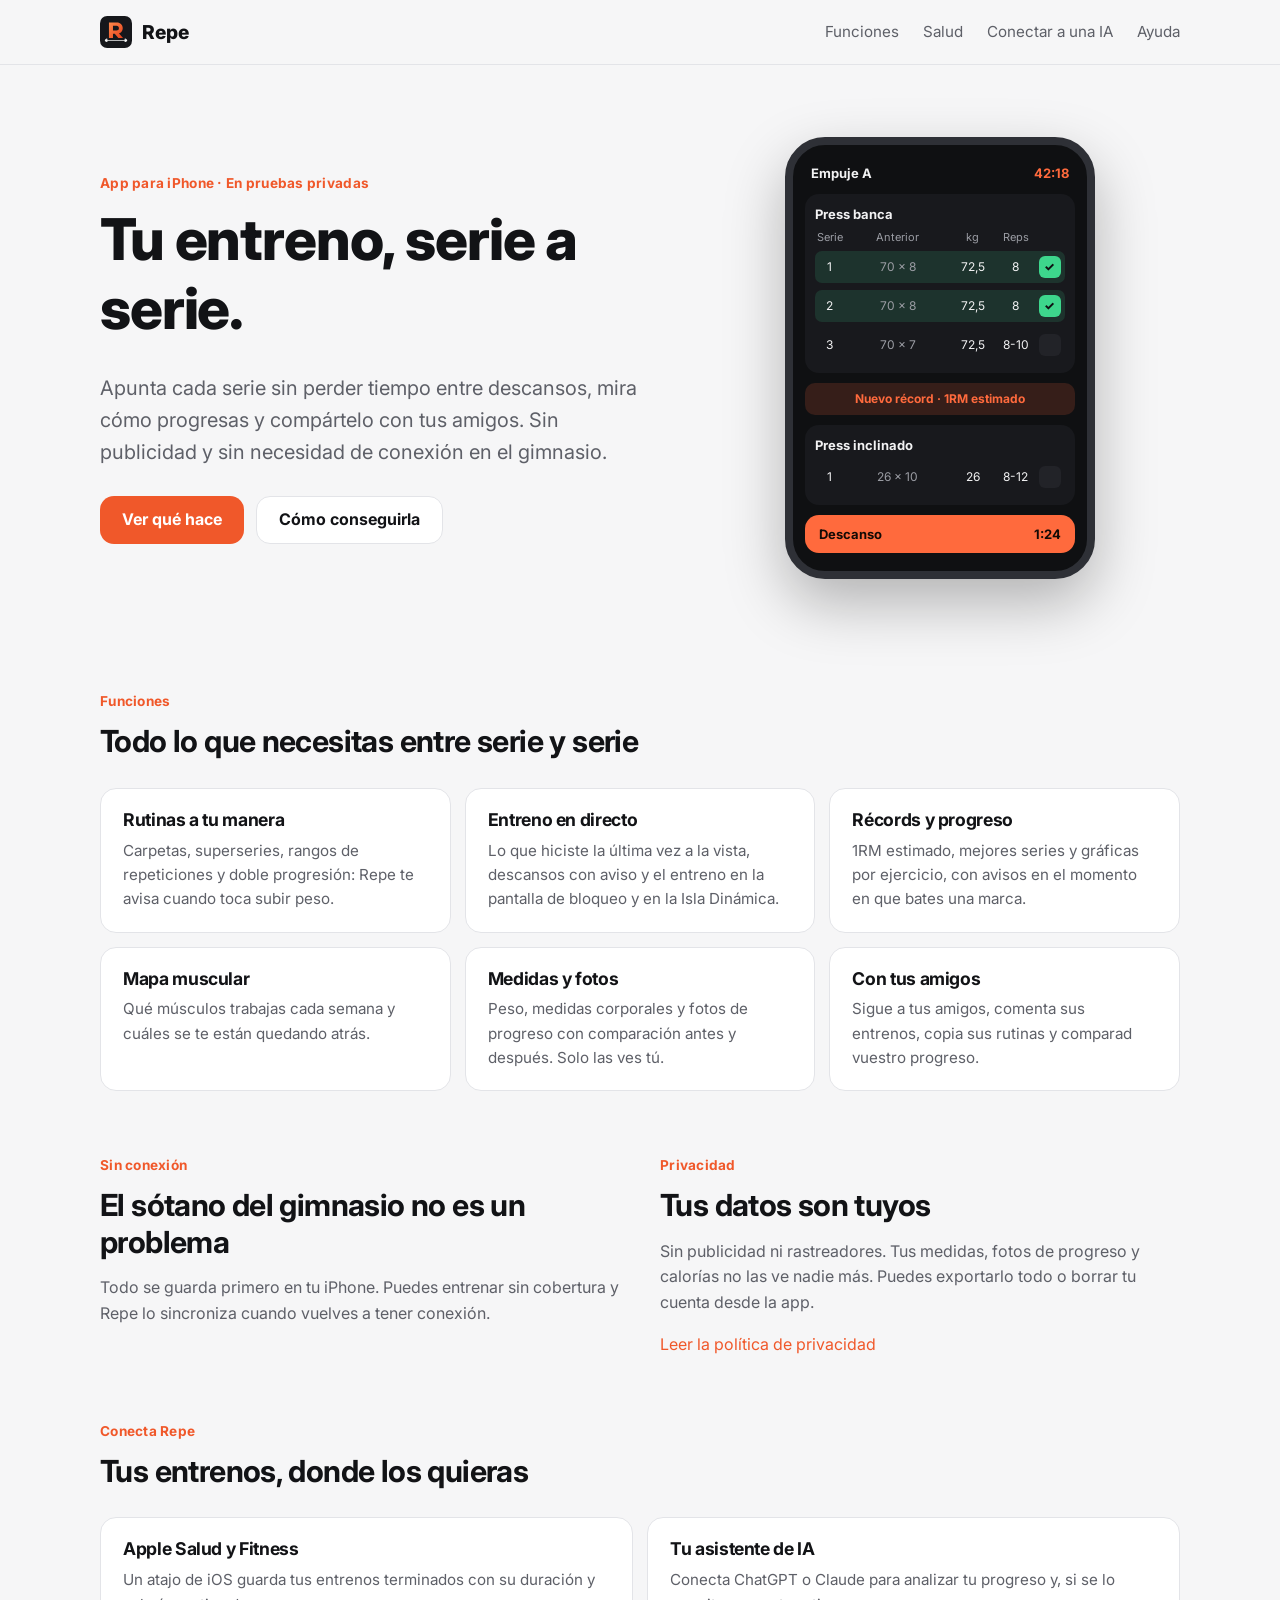
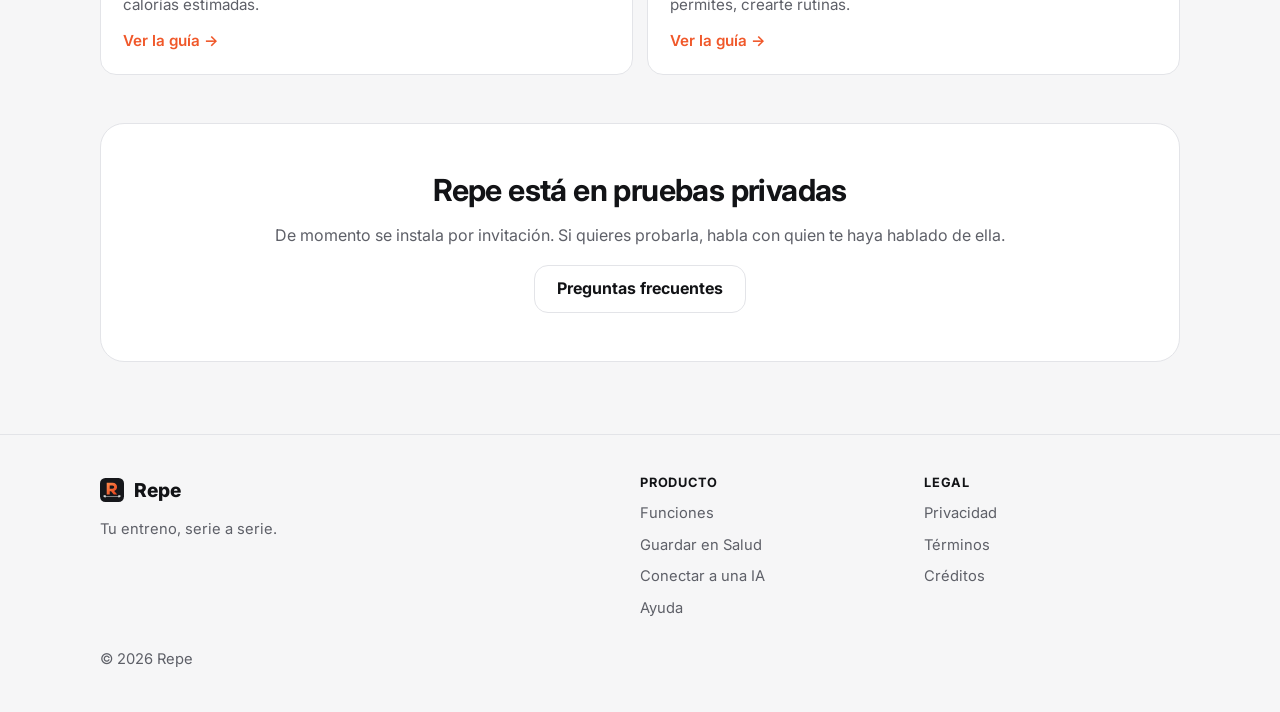
<file: index.html>
<!doctype html>
<html lang="es">
<head>
<meta charset="utf-8">
<meta name="viewport" content="width=device-width, initial-scale=1">
<title>Repe · Tu entreno, serie a serie</title>
<meta name="description" content="Repe es una app para iPhone para registrar tus entrenamientos de gimnasio, ver tu progreso y compartirlo con tus amigos. Funciona sin conexión.">
<link rel="canonical" href="https://aandees.github.io/repe-web/">
<meta property="og:type" content="website">
<meta property="og:site_name" content="Repe">
<meta property="og:locale" content="es_ES">
<meta property="og:title" content="Repe · Tu entreno, serie a serie">
<meta property="og:description" content="Repe es una app para iPhone para registrar tus entrenamientos de gimnasio, ver tu progreso y compartirlo con tus amigos. Funciona sin conexión.">
<meta property="og:url" content="https://aandees.github.io/repe-web/">
<meta property="og:image" content="https://aandees.github.io/repe-web/icon-512.png">
<meta name="twitter:card" content="summary">
<meta name="theme-color" content="#0F1012" media="(prefers-color-scheme: dark)">
<meta name="theme-color" content="#F6F6F7" media="(prefers-color-scheme: light)">
<link rel="icon" href="logo.svg" type="image/svg+xml">
<link rel="icon" href="favicon-32.png" type="image/png" sizes="32x32">
<link rel="apple-touch-icon" href="apple-touch-icon.png">
<link rel="preconnect" href="https://fonts.googleapis.com">
<link rel="preconnect" href="https://fonts.gstatic.com" crossorigin>
<link rel="stylesheet" href="https://fonts.googleapis.com/css2?family=Inter:wght@400;600;700;800&display=swap">
<link rel="stylesheet" href="styles.css">
</head>
<body>
<a class="skip" href="#contenido">Saltar al contenido</a>
<header class="site">
  <div class="wrap wide">
    <a class="brand" href="./"><img src="logo.svg" alt="" width="32" height="32">Repe</a>
    <nav class="links" aria-label="Principal">
      <a href="./#funciones">Funciones</a>
      <a href="salud">Salud</a>
      <a href="conectar">Conectar a una IA</a>
      <a href="ayuda">Ayuda</a>
    </nav>
    <details class="menu">
      <summary aria-label="Abrir el menú"><span></span><span></span><span></span></summary>
      <nav aria-label="Menú">
        <a href="./#funciones">Funciones</a>
        <a href="salud">Salud</a>
        <a href="conectar">Conectar a una IA</a>
        <a href="ayuda">Ayuda</a>
      </nav>
    </details>
  </div>
</header>
<main id="contenido" class="page-wide">
  <div class="wrap">
<section class="hero">
  <div class="hero-text">
    <p class="eyebrow">App para iPhone · En pruebas privadas</p>
    <h1>Tu entreno, serie a serie.</h1>
    <p class="lead">Apunta cada serie sin perder tiempo entre descansos, mira cómo progresas y compártelo con tus amigos. Sin publicidad y sin necesidad de conexión en el gimnasio.</p>
    <div class="cta">
      <a class="button" href="#funciones">Ver qué hace</a>
      <a class="button secondary" href="ayuda">Cómo conseguirla</a>
    </div>
  </div>
  <figure class="phone-wrap" aria-hidden="true">
    <div class="phone">
      <div class="p-top"><span>Empuje A</span><b>42:18</b></div>
      <div class="p-card">
        <strong>Press banca</strong>
        <div class="p-row p-head"><span>Serie</span><span>Anterior</span><span>kg</span><span>Reps</span><span></span></div>
        <div class="p-row done"><span>1</span><span>70 × 8</span><span>72,5</span><span>8</span><i>✓</i></div>
        <div class="p-row done"><span>2</span><span>70 × 8</span><span>72,5</span><span>8</span><i>✓</i></div>
        <div class="p-row"><span>3</span><span>70 × 7</span><span>72,5</span><span>8-10</span><i></i></div>
      </div>
      <div class="p-pr">Nuevo récord · 1RM estimado</div>
      <div class="p-card">
        <strong>Press inclinado</strong>
        <div class="p-row"><span>1</span><span>26 × 10</span><span>26</span><span>8-12</span><i></i></div>
      </div>
      <div class="p-rest"><span>Descanso</span><b>1:24</b></div>
    </div>
  </figure>
</section>

<section id="funciones" class="block">
  <p class="eyebrow">Funciones</p>
  <h2>Todo lo que necesitas entre serie y serie</h2>
  <div class="grid">
    <article class="card"><h3>Rutinas a tu manera</h3><p>Carpetas, superseries, rangos de repeticiones y doble progresión: Repe te avisa cuando toca subir peso.</p></article>
    <article class="card"><h3>Entreno en directo</h3><p>Lo que hiciste la última vez a la vista, descansos con aviso y el entreno en la pantalla de bloqueo y en la Isla Dinámica.</p></article>
    <article class="card"><h3>Récords y progreso</h3><p>1RM estimado, mejores series y gráficas por ejercicio, con avisos en el momento en que bates una marca.</p></article>
    <article class="card"><h3>Mapa muscular</h3><p>Qué músculos trabajas cada semana y cuáles se te están quedando atrás.</p></article>
    <article class="card"><h3>Medidas y fotos</h3><p>Peso, medidas corporales y fotos de progreso con comparación antes y después. Solo las ves tú.</p></article>
    <article class="card"><h3>Con tus amigos</h3><p>Sigue a tus amigos, comenta sus entrenos, copia sus rutinas y comparad vuestro progreso.</p></article>
  </div>
</section>

<section class="block split">
  <div>
    <p class="eyebrow">Sin conexión</p>
    <h2>El sótano del gimnasio no es un problema</h2>
    <p class="muted">Todo se guarda primero en tu iPhone. Puedes entrenar sin cobertura y Repe lo sincroniza cuando vuelves a tener conexión.</p>
  </div>
  <div>
    <p class="eyebrow">Privacidad</p>
    <h2>Tus datos son tuyos</h2>
    <p class="muted">Sin publicidad ni rastreadores. Tus medidas, fotos de progreso y calorías no las ve nadie más. Puedes exportarlo todo o borrar tu cuenta desde la app.</p>
    <a href="privacidad">Leer la política de privacidad</a>
  </div>
</section>

<section class="block">
  <p class="eyebrow">Conecta Repe</p>
  <h2>Tus entrenos, donde los quieras</h2>
  <div class="grid two">
    <a class="card link" href="salud"><h3>Apple Salud y Fitness</h3><p>Un atajo de iOS guarda tus entrenos terminados con su duración y calorías estimadas.</p><span>Ver la guía →</span></a>
    <a class="card link" href="conectar"><h3>Tu asistente de IA</h3><p>Conecta ChatGPT o Claude para analizar tu progreso y, si se lo permites, crearte rutinas.</p><span>Ver la guía →</span></a>
  </div>
</section>

<section class="block closing">
  <h2>Repe está en pruebas privadas</h2>
  <p class="muted">De momento se instala por invitación. Si quieres probarla, habla con quien te haya hablado de ella.</p>
  <a class="button secondary" href="ayuda">Preguntas frecuentes</a>
</section>

  </div>
</main>
<footer class="site">
  <div class="wrap wide">
    <div class="foot-brand">
      <a class="brand" href="./"><img src="logo.svg" alt="" width="24" height="24">Repe</a>
      <p>Tu entreno, serie a serie.</p>
    </div>
    <nav aria-label="Producto">
      <h2>Producto</h2>
      <a href="./#funciones">Funciones</a>
      <a href="salud">Guardar en Salud</a>
      <a href="conectar">Conectar a una IA</a>
      <a href="ayuda">Ayuda</a>
    </nav>
    <nav aria-label="Legal">
      <h2>Legal</h2>
      <a href="privacidad">Privacidad</a>
      <a href="terminos">Términos</a>
      <a href="creditos">Créditos</a>
    </nav>
    <p class="copyright">© 2026 Repe</p>
  </div>
</footer>
<script>
  // En el móvil, el menú se cierra al elegir una opción (también si es un enlace a esta misma página).
  document.querySelectorAll('details.menu a').forEach((a) =>
    a.addEventListener('click', () => a.closest('details').removeAttribute('open')),
  );
</script>
</body>
</html>
</file>
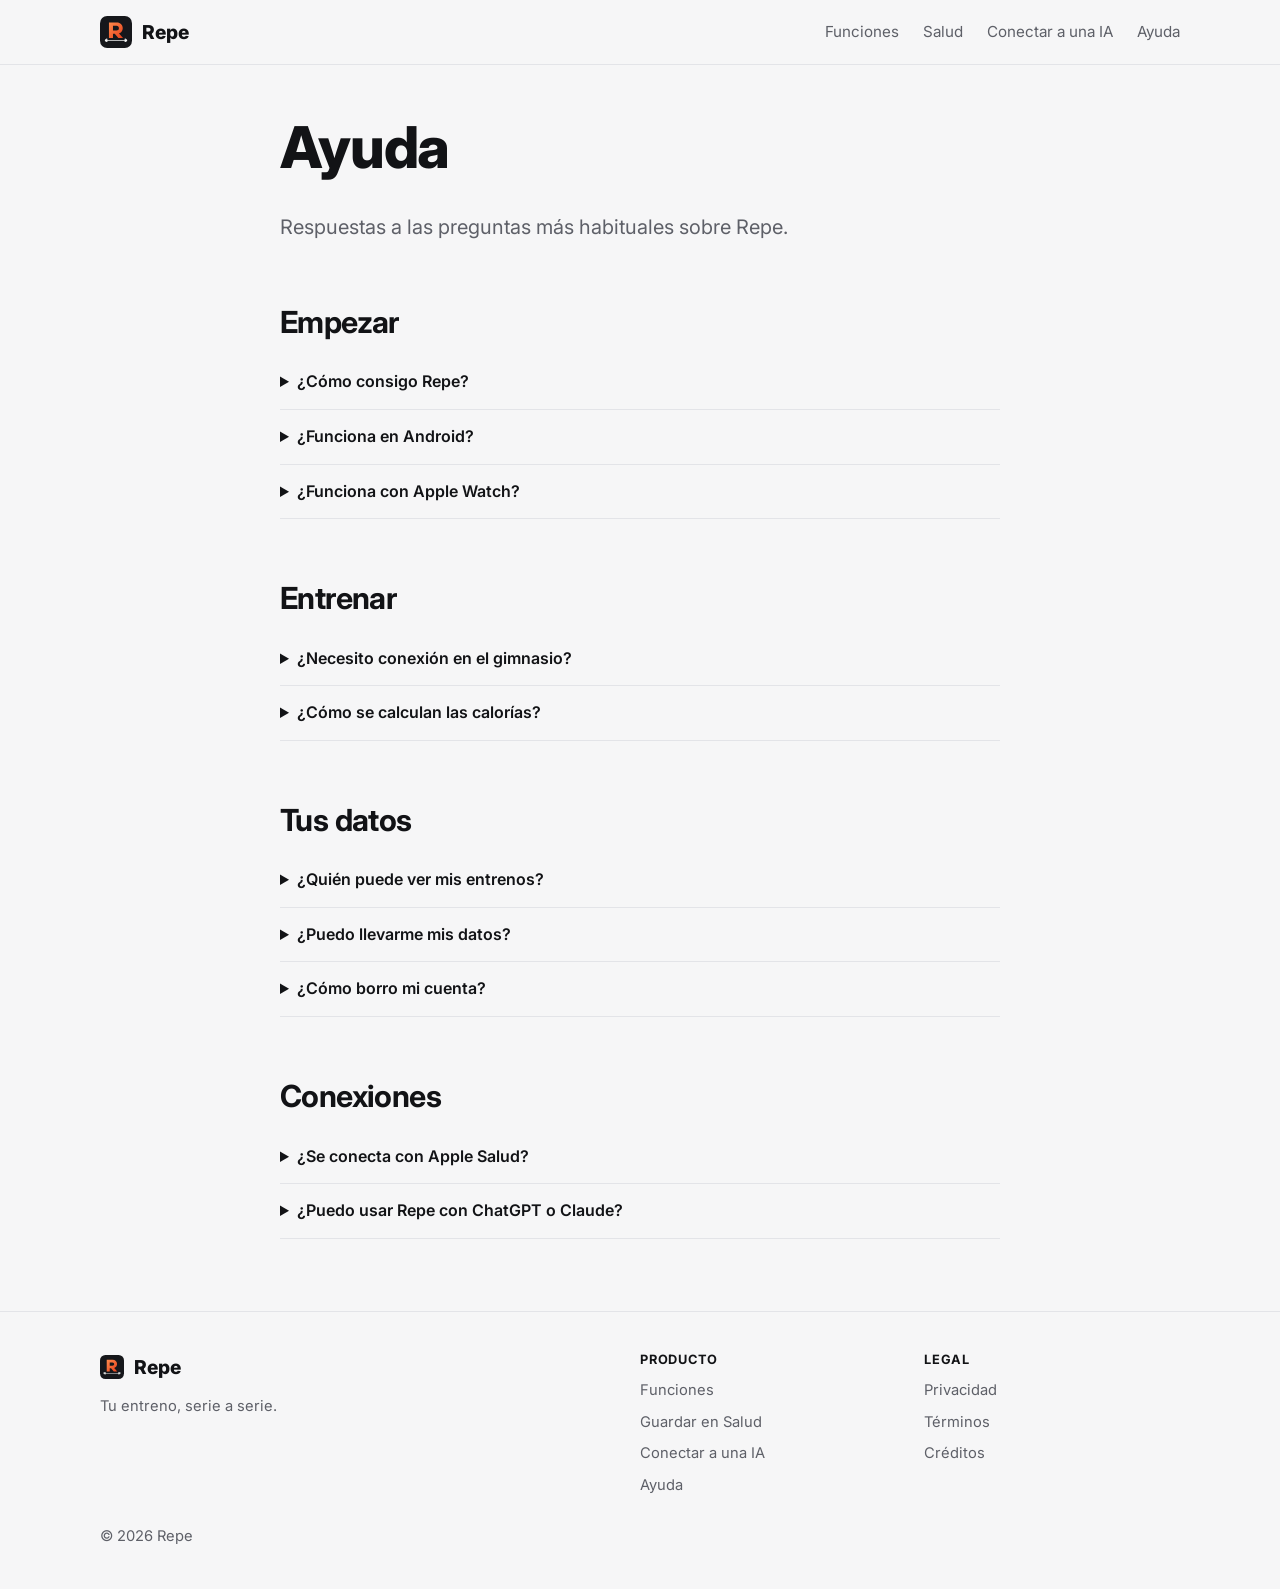
<file: ayuda.html>
<!doctype html>
<html lang="es">
<head>
<meta charset="utf-8">
<meta name="viewport" content="width=device-width, initial-scale=1">
<title>Ayuda · Repe</title>
<meta name="description" content="Preguntas frecuentes sobre Repe: instalación, datos, privacidad, Apple Salud y conexión con asistentes de IA.">
<link rel="canonical" href="https://aandees.github.io/repe-web/ayuda">
<meta property="og:type" content="website">
<meta property="og:site_name" content="Repe">
<meta property="og:locale" content="es_ES">
<meta property="og:title" content="Ayuda · Repe">
<meta property="og:description" content="Preguntas frecuentes sobre Repe: instalación, datos, privacidad, Apple Salud y conexión con asistentes de IA.">
<meta property="og:url" content="https://aandees.github.io/repe-web/ayuda">
<meta property="og:image" content="https://aandees.github.io/repe-web/icon-512.png">
<meta name="twitter:card" content="summary">
<meta name="theme-color" content="#0F1012" media="(prefers-color-scheme: dark)">
<meta name="theme-color" content="#F6F6F7" media="(prefers-color-scheme: light)">
<link rel="icon" href="logo.svg" type="image/svg+xml">
<link rel="icon" href="favicon-32.png" type="image/png" sizes="32x32">
<link rel="apple-touch-icon" href="apple-touch-icon.png">
<link rel="preconnect" href="https://fonts.googleapis.com">
<link rel="preconnect" href="https://fonts.gstatic.com" crossorigin>
<link rel="stylesheet" href="https://fonts.googleapis.com/css2?family=Inter:wght@400;600;700;800&display=swap">
<link rel="stylesheet" href="styles.css">
</head>
<body>
<a class="skip" href="#contenido">Saltar al contenido</a>
<header class="site">
  <div class="wrap wide">
    <a class="brand" href="./"><img src="logo.svg" alt="" width="32" height="32">Repe</a>
    <nav class="links" aria-label="Principal">
      <a href="./#funciones">Funciones</a>
      <a href="salud">Salud</a>
      <a href="conectar">Conectar a una IA</a>
      <a href="ayuda">Ayuda</a>
    </nav>
    <details class="menu">
      <summary aria-label="Abrir el menú"><span></span><span></span><span></span></summary>
      <nav aria-label="Menú">
        <a href="./#funciones">Funciones</a>
        <a href="salud">Salud</a>
        <a href="conectar">Conectar a una IA</a>
        <a href="ayuda">Ayuda</a>
      </nav>
    </details>
  </div>
</header>
<main id="contenido" class="page-text">
  <div class="wrap">
<h1>Ayuda</h1>
<p class="lead">Respuestas a las preguntas más habituales sobre Repe.</p>

<h2>Empezar</h2>
<details class="faq"><summary>¿Cómo consigo Repe?</summary><p>Repe está en pruebas privadas y aún no está en la App Store. De momento se instala por invitación: quien te la haya recomendado te pasará el archivo y te ayudará a instalarla.</p></details>
<details class="faq"><summary>¿Funciona en Android?</summary><p>No. Por ahora Repe solo existe para iPhone.</p></details>
<details class="faq"><summary>¿Funciona con Apple Watch?</summary><p>Todavía no hay app para el reloj.</p></details>

<h2>Entrenar</h2>
<details class="faq"><summary>¿Necesito conexión en el gimnasio?</summary><p>No. Rutinas, entrenos e historial se guardan en tu iPhone y se sincronizan cuando vuelves a tener conexión. Lo social, como el feed y los comentarios, sí necesita internet.</p></details>
<details class="faq"><summary>¿Cómo se calculan las calorías?</summary><p>Son una estimación a partir de tu peso corporal, la duración del entreno y la intensidad que elijas en Ajustes. El cardio cuenta aparte si apuntas su tiempo, y al correr o caminar también influye el ritmo si apuntas la distancia. Sin peso corporal apuntado no se calculan. No tienen en cuenta las pulsaciones, así que tómalas como orientación.</p></details>

<h2>Tus datos</h2>
<details class="faq"><summary>¿Quién puede ver mis entrenos?</summary><p>Tus seguidores pueden ver los entrenos que compartas, según la privacidad de tu perfil y de cada entreno. Tus medidas corporales, fotos de progreso y calorías son solo tuyas.</p></details>
<details class="faq"><summary>¿Puedo llevarme mis datos?</summary><p>Sí. En <strong>Ajustes → Cuenta → Exportar mis datos</strong> tienes tus entrenos y medidas en JSON y CSV.</p></details>
<details class="faq"><summary>¿Cómo borro mi cuenta?</summary><p>Desde <strong>Ajustes</strong>, en la app. Se borran tu cuenta y tus datos. Más detalle en la <a href="privacidad">política de privacidad</a>.</p></details>

<h2>Conexiones</h2>
<details class="faq"><summary>¿Se conecta con Apple Salud?</summary><p>Sí, con un atajo de iOS que guarda tus entrenos terminados en Salud y Fitness. Se monta una vez: <a href="salud">ver la guía</a>.</p></details>
<details class="faq"><summary>¿Puedo usar Repe con ChatGPT o Claude?</summary><p>Sí. Tú eliges qué puede hacer el asistente y puedes quitar la conexión cuando quieras: <a href="conectar">ver la guía</a>.</p></details>

  </div>
</main>
<footer class="site">
  <div class="wrap wide">
    <div class="foot-brand">
      <a class="brand" href="./"><img src="logo.svg" alt="" width="24" height="24">Repe</a>
      <p>Tu entreno, serie a serie.</p>
    </div>
    <nav aria-label="Producto">
      <h2>Producto</h2>
      <a href="./#funciones">Funciones</a>
      <a href="salud">Guardar en Salud</a>
      <a href="conectar">Conectar a una IA</a>
      <a href="ayuda">Ayuda</a>
    </nav>
    <nav aria-label="Legal">
      <h2>Legal</h2>
      <a href="privacidad">Privacidad</a>
      <a href="terminos">Términos</a>
      <a href="creditos">Créditos</a>
    </nav>
    <p class="copyright">© 2026 Repe</p>
  </div>
</footer>
<script>
  // En el móvil, el menú se cierra al elegir una opción (también si es un enlace a esta misma página).
  document.querySelectorAll('details.menu a').forEach((a) =>
    a.addEventListener('click', () => a.closest('details').removeAttribute('open')),
  );
</script>
</body>
</html>
</file>
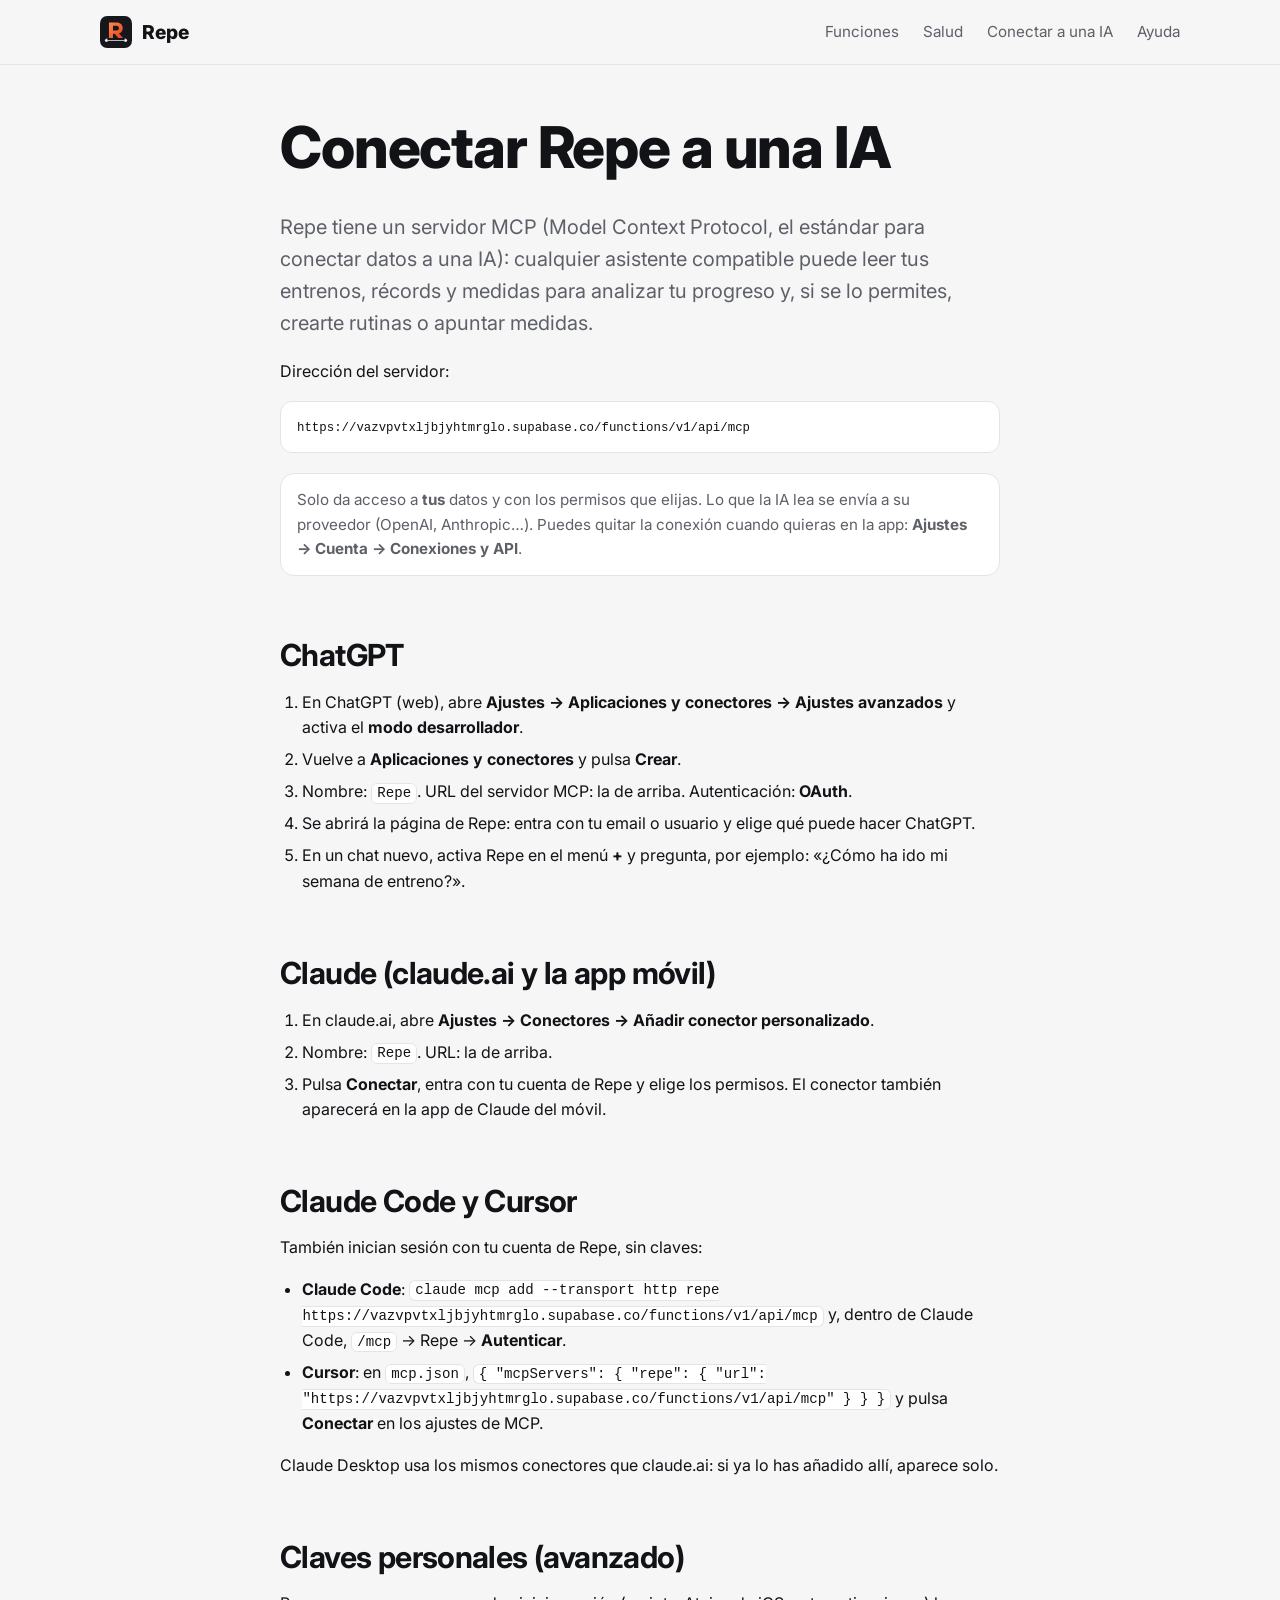
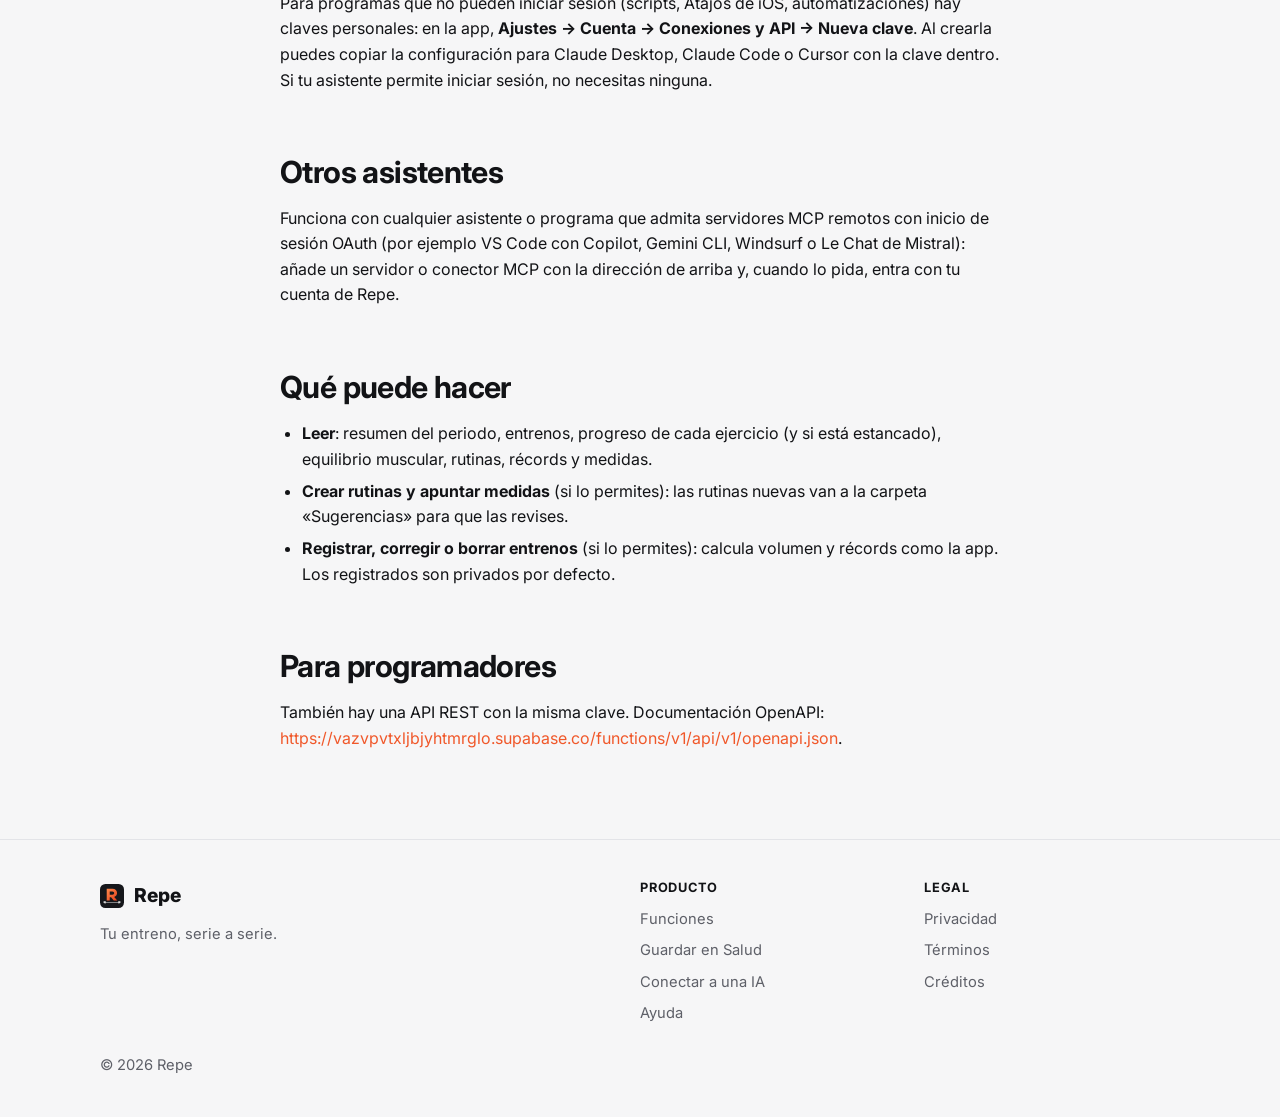
<file: conectar.html>
<!doctype html>
<html lang="es">
<head>
<meta charset="utf-8">
<meta name="viewport" content="width=device-width, initial-scale=1">
<title>Conectar Repe a una IA · Repe</title>
<meta name="description" content="Cómo conectar tus datos de Repe a ChatGPT, Claude, Cursor u otro asistente de IA con el servidor MCP de Repe.">
<link rel="canonical" href="https://aandees.github.io/repe-web/conectar">
<meta property="og:type" content="website">
<meta property="og:site_name" content="Repe">
<meta property="og:locale" content="es_ES">
<meta property="og:title" content="Conectar Repe a una IA · Repe">
<meta property="og:description" content="Cómo conectar tus datos de Repe a ChatGPT, Claude, Cursor u otro asistente de IA con el servidor MCP de Repe.">
<meta property="og:url" content="https://aandees.github.io/repe-web/conectar">
<meta property="og:image" content="https://aandees.github.io/repe-web/icon-512.png">
<meta name="twitter:card" content="summary">
<meta name="theme-color" content="#0F1012" media="(prefers-color-scheme: dark)">
<meta name="theme-color" content="#F6F6F7" media="(prefers-color-scheme: light)">
<link rel="icon" href="logo.svg" type="image/svg+xml">
<link rel="icon" href="favicon-32.png" type="image/png" sizes="32x32">
<link rel="apple-touch-icon" href="apple-touch-icon.png">
<link rel="preconnect" href="https://fonts.googleapis.com">
<link rel="preconnect" href="https://fonts.gstatic.com" crossorigin>
<link rel="stylesheet" href="https://fonts.googleapis.com/css2?family=Inter:wght@400;600;700;800&display=swap">
<link rel="stylesheet" href="styles.css">
</head>
<body>
<a class="skip" href="#contenido">Saltar al contenido</a>
<header class="site">
  <div class="wrap wide">
    <a class="brand" href="./"><img src="logo.svg" alt="" width="32" height="32">Repe</a>
    <nav class="links" aria-label="Principal">
      <a href="./#funciones">Funciones</a>
      <a href="salud">Salud</a>
      <a href="conectar">Conectar a una IA</a>
      <a href="ayuda">Ayuda</a>
    </nav>
    <details class="menu">
      <summary aria-label="Abrir el menú"><span></span><span></span><span></span></summary>
      <nav aria-label="Menú">
        <a href="./#funciones">Funciones</a>
        <a href="salud">Salud</a>
        <a href="conectar">Conectar a una IA</a>
        <a href="ayuda">Ayuda</a>
      </nav>
    </details>
  </div>
</header>
<main id="contenido" class="page-text">
  <div class="wrap">
<h1>Conectar Repe a una IA</h1>
<p class="lead">Repe tiene un servidor MCP (Model Context Protocol, el estándar para conectar datos a una IA): cualquier asistente compatible puede leer tus entrenos, récords y medidas para analizar tu progreso y, si se lo permites, crearte rutinas o apuntar medidas.</p>

<p>Dirección del servidor:</p>
<pre><code>https://vazvpvtxljbjyhtmrglo.supabase.co/functions/v1/api/mcp</code></pre>

<div class="notice">
  Solo da acceso a <strong>tus</strong> datos y con los permisos que elijas. Lo que la IA lea se envía a su proveedor (OpenAI, Anthropic…).
  Puedes quitar la conexión cuando quieras en la app: <strong>Ajustes → Cuenta → Conexiones y API</strong>.
</div>

<h2>ChatGPT</h2>
<ol>
  <li>En ChatGPT (web), abre <strong>Ajustes → Aplicaciones y conectores → Ajustes avanzados</strong> y activa el <strong>modo desarrollador</strong>.</li>
  <li>Vuelve a <strong>Aplicaciones y conectores</strong> y pulsa <strong>Crear</strong>.</li>
  <li>Nombre: <code>Repe</code>. URL del servidor MCP: la de arriba. Autenticación: <strong>OAuth</strong>.</li>
  <li>Se abrirá la página de Repe: entra con tu email o usuario y elige qué puede hacer ChatGPT.</li>
  <li>En un chat nuevo, activa Repe en el menú <strong>+</strong> y pregunta, por ejemplo: «¿Cómo ha ido mi semana de entreno?».</li>
</ol>

<h2>Claude (claude.ai y la app móvil)</h2>
<ol>
  <li>En claude.ai, abre <strong>Ajustes → Conectores → Añadir conector personalizado</strong>.</li>
  <li>Nombre: <code>Repe</code>. URL: la de arriba.</li>
  <li>Pulsa <strong>Conectar</strong>, entra con tu cuenta de Repe y elige los permisos. El conector también aparecerá en la app de Claude del móvil.</li>
</ol>

<h2>Claude Code y Cursor</h2>
<p>También inician sesión con tu cuenta de Repe, sin claves:</p>
<ul>
  <li><strong>Claude Code</strong>: <code>claude mcp add --transport http repe https://vazvpvtxljbjyhtmrglo.supabase.co/functions/v1/api/mcp</code> y, dentro de Claude Code, <code>/mcp</code> → Repe → <strong>Autenticar</strong>.</li>
  <li><strong>Cursor</strong>: en <code>mcp.json</code>, <code>{ "mcpServers": { "repe": { "url": "https://vazvpvtxljbjyhtmrglo.supabase.co/functions/v1/api/mcp" } } }</code> y pulsa <strong>Conectar</strong> en los ajustes de MCP.</li>
</ul>
<p>Claude Desktop usa los mismos conectores que claude.ai: si ya lo has añadido allí, aparece solo.</p>

<h2>Claves personales (avanzado)</h2>
<p>Para programas que no pueden iniciar sesión (scripts, Atajos de iOS, automatizaciones) hay claves personales: en la app, <strong>Ajustes → Cuenta → Conexiones y API → Nueva clave</strong>. Al crearla puedes copiar la configuración para Claude Desktop, Claude Code o Cursor con la clave dentro. Si tu asistente permite iniciar sesión, no necesitas ninguna.</p>

<h2>Otros asistentes</h2>
<p>Funciona con cualquier asistente o programa que admita servidores MCP remotos con inicio de sesión OAuth (por ejemplo VS Code con Copilot, Gemini CLI, Windsurf o Le Chat de Mistral): añade un servidor o conector MCP con la dirección de arriba y, cuando lo pida, entra con tu cuenta de Repe.</p>

<h2>Qué puede hacer</h2>
<ul>
  <li><strong>Leer</strong>: resumen del periodo, entrenos, progreso de cada ejercicio (y si está estancado), equilibrio muscular, rutinas, récords y medidas.</li>
  <li><strong>Crear rutinas y apuntar medidas</strong> (si lo permites): las rutinas nuevas van a la carpeta «Sugerencias» para que las revises.</li>
  <li><strong>Registrar, corregir o borrar entrenos</strong> (si lo permites): calcula volumen y récords como la app. Los registrados son privados por defecto.</li>
</ul>

<h2>Para programadores</h2>
<p>También hay una API REST con la misma clave. Documentación OpenAPI: <a href="https://vazvpvtxljbjyhtmrglo.supabase.co/functions/v1/api/v1/openapi.json">https://vazvpvtxljbjyhtmrglo.supabase.co/functions/v1/api/v1/openapi.json</a>.</p>

  </div>
</main>
<footer class="site">
  <div class="wrap wide">
    <div class="foot-brand">
      <a class="brand" href="./"><img src="logo.svg" alt="" width="24" height="24">Repe</a>
      <p>Tu entreno, serie a serie.</p>
    </div>
    <nav aria-label="Producto">
      <h2>Producto</h2>
      <a href="./#funciones">Funciones</a>
      <a href="salud">Guardar en Salud</a>
      <a href="conectar">Conectar a una IA</a>
      <a href="ayuda">Ayuda</a>
    </nav>
    <nav aria-label="Legal">
      <h2>Legal</h2>
      <a href="privacidad">Privacidad</a>
      <a href="terminos">Términos</a>
      <a href="creditos">Créditos</a>
    </nav>
    <p class="copyright">© 2026 Repe</p>
  </div>
</footer>
<script>
  // En el móvil, el menú se cierra al elegir una opción (también si es un enlace a esta misma página).
  document.querySelectorAll('details.menu a').forEach((a) =>
    a.addEventListener('click', () => a.closest('details').removeAttribute('open')),
  );
</script>
</body>
</html>
</file>
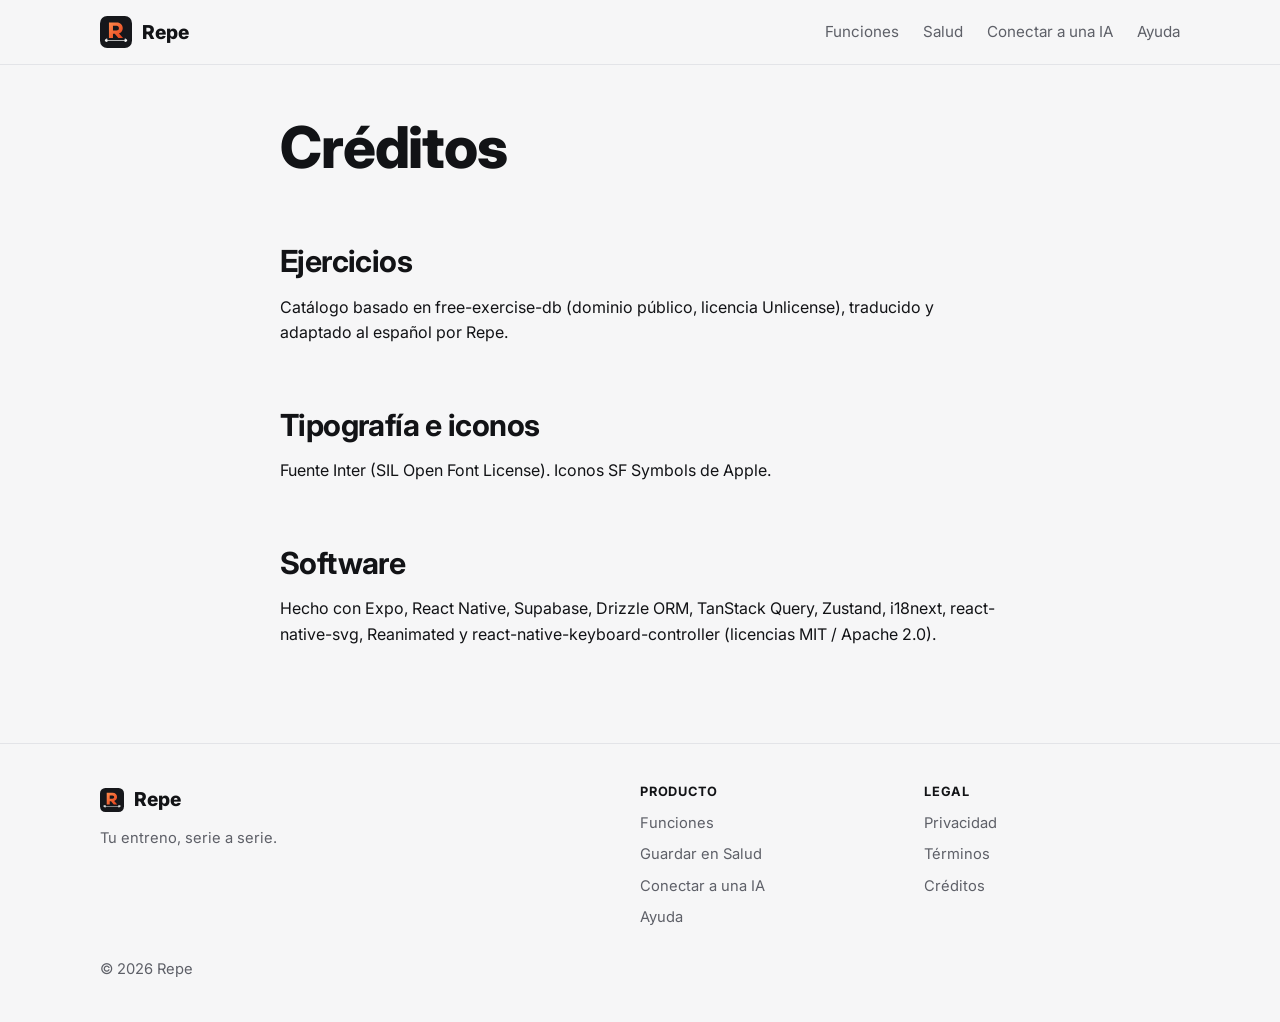
<file: creditos.html>
<!doctype html>
<html lang="es">
<head>
<meta charset="utf-8">
<meta name="viewport" content="width=device-width, initial-scale=1">
<title>Créditos · Repe</title>
<meta name="description" content="Créditos de Repe.">
<link rel="canonical" href="https://aandees.github.io/repe-web/creditos">
<meta property="og:type" content="website">
<meta property="og:site_name" content="Repe">
<meta property="og:locale" content="es_ES">
<meta property="og:title" content="Créditos · Repe">
<meta property="og:description" content="Créditos de Repe.">
<meta property="og:url" content="https://aandees.github.io/repe-web/creditos">
<meta property="og:image" content="https://aandees.github.io/repe-web/icon-512.png">
<meta name="twitter:card" content="summary">
<meta name="theme-color" content="#0F1012" media="(prefers-color-scheme: dark)">
<meta name="theme-color" content="#F6F6F7" media="(prefers-color-scheme: light)">
<link rel="icon" href="logo.svg" type="image/svg+xml">
<link rel="icon" href="favicon-32.png" type="image/png" sizes="32x32">
<link rel="apple-touch-icon" href="apple-touch-icon.png">
<link rel="preconnect" href="https://fonts.googleapis.com">
<link rel="preconnect" href="https://fonts.gstatic.com" crossorigin>
<link rel="stylesheet" href="https://fonts.googleapis.com/css2?family=Inter:wght@400;600;700;800&display=swap">
<link rel="stylesheet" href="styles.css">
</head>
<body>
<a class="skip" href="#contenido">Saltar al contenido</a>
<header class="site">
  <div class="wrap wide">
    <a class="brand" href="./"><img src="logo.svg" alt="" width="32" height="32">Repe</a>
    <nav class="links" aria-label="Principal">
      <a href="./#funciones">Funciones</a>
      <a href="salud">Salud</a>
      <a href="conectar">Conectar a una IA</a>
      <a href="ayuda">Ayuda</a>
    </nav>
    <details class="menu">
      <summary aria-label="Abrir el menú"><span></span><span></span><span></span></summary>
      <nav aria-label="Menú">
        <a href="./#funciones">Funciones</a>
        <a href="salud">Salud</a>
        <a href="conectar">Conectar a una IA</a>
        <a href="ayuda">Ayuda</a>
      </nav>
    </details>
  </div>
</header>
<main id="contenido" class="page-text">
  <div class="wrap">
<div class="legal"><h1>Créditos</h1>
<section><h2>Ejercicios</h2><p>Catálogo basado en free-exercise-db (dominio público, licencia Unlicense), traducido y adaptado al español por Repe.</p></section>
<section><h2>Tipografía e iconos</h2><p>Fuente Inter (SIL Open Font License). Iconos SF Symbols de Apple.</p></section>
<section><h2>Software</h2><p>Hecho con Expo, React Native, Supabase, Drizzle ORM, TanStack Query, Zustand, i18next, react-native-svg, Reanimated y react-native-keyboard-controller (licencias MIT / Apache 2.0).</p></section></div>
  </div>
</main>
<footer class="site">
  <div class="wrap wide">
    <div class="foot-brand">
      <a class="brand" href="./"><img src="logo.svg" alt="" width="24" height="24">Repe</a>
      <p>Tu entreno, serie a serie.</p>
    </div>
    <nav aria-label="Producto">
      <h2>Producto</h2>
      <a href="./#funciones">Funciones</a>
      <a href="salud">Guardar en Salud</a>
      <a href="conectar">Conectar a una IA</a>
      <a href="ayuda">Ayuda</a>
    </nav>
    <nav aria-label="Legal">
      <h2>Legal</h2>
      <a href="privacidad">Privacidad</a>
      <a href="terminos">Términos</a>
      <a href="creditos">Créditos</a>
    </nav>
    <p class="copyright">© 2026 Repe</p>
  </div>
</footer>
<script>
  // En el móvil, el menú se cierra al elegir una opción (también si es un enlace a esta misma página).
  document.querySelectorAll('details.menu a').forEach((a) =>
    a.addEventListener('click', () => a.closest('details').removeAttribute('open')),
  );
</script>
</body>
</html>
</file>
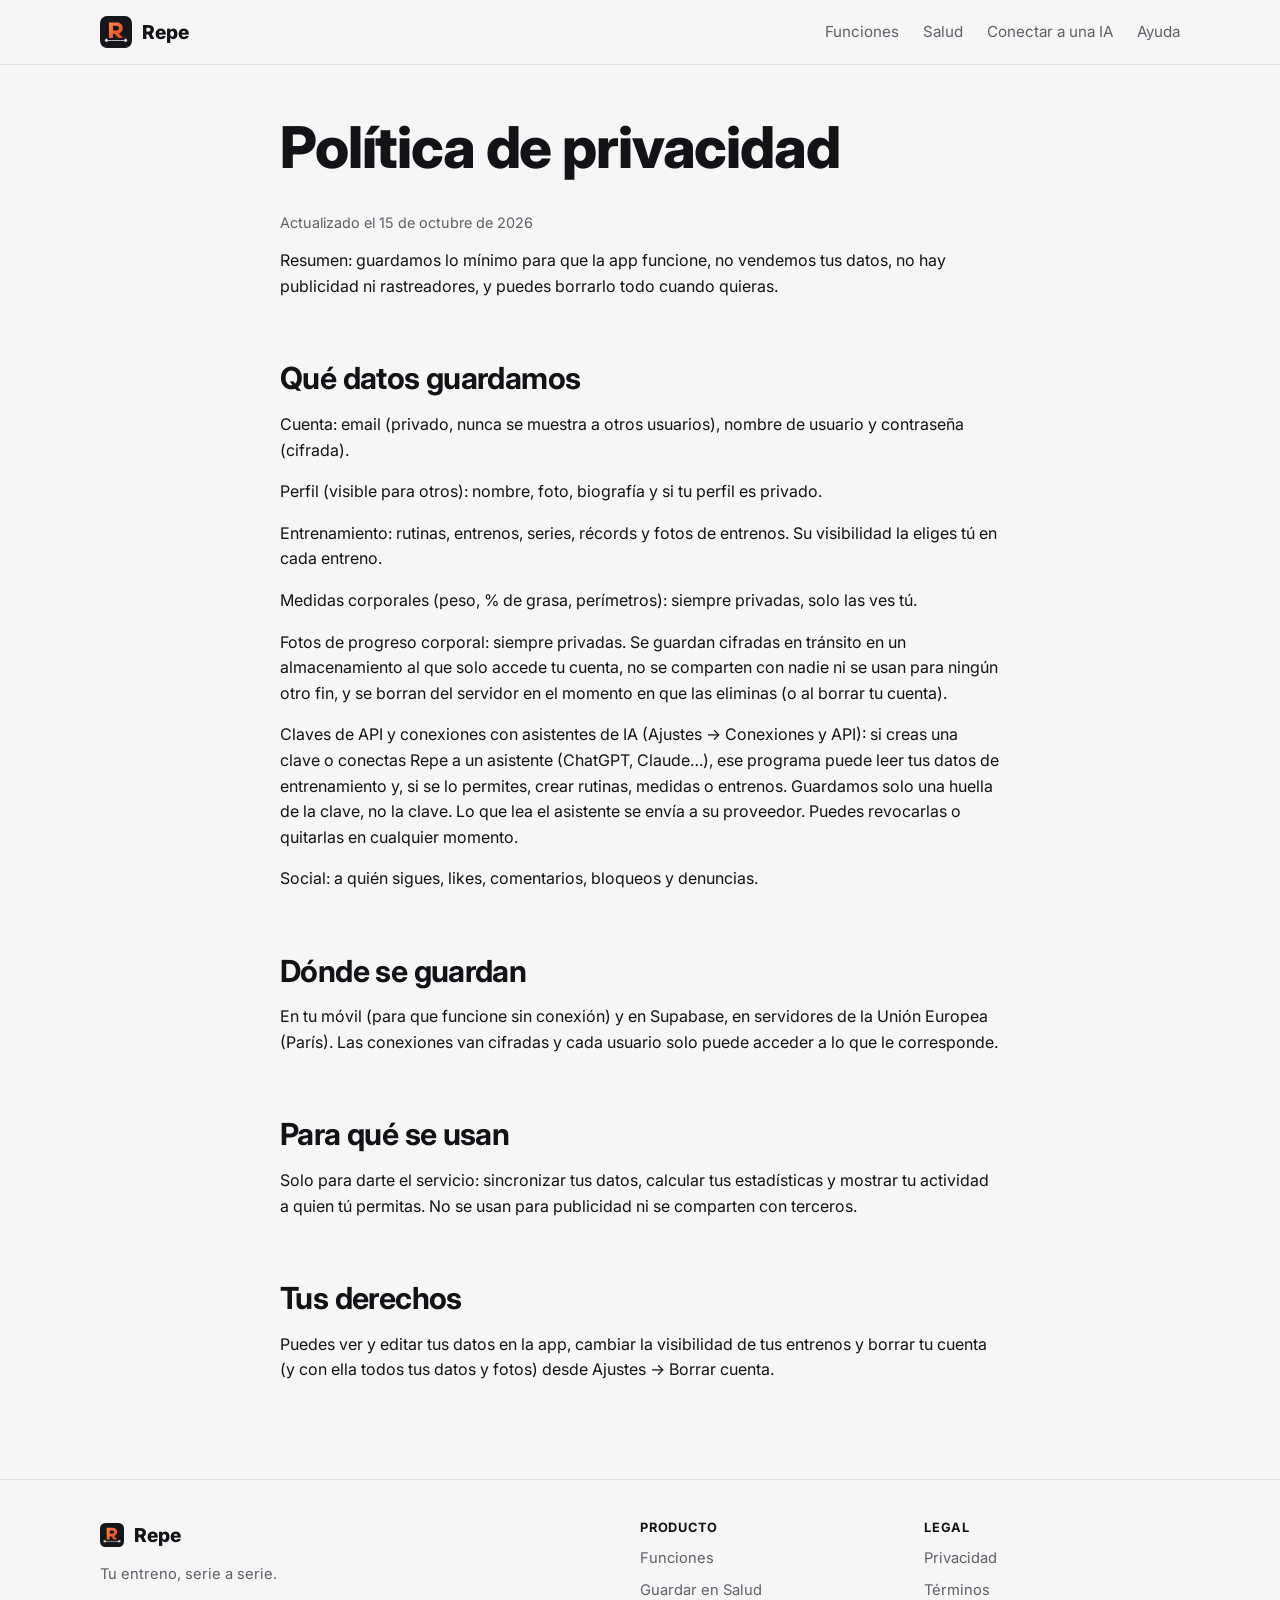
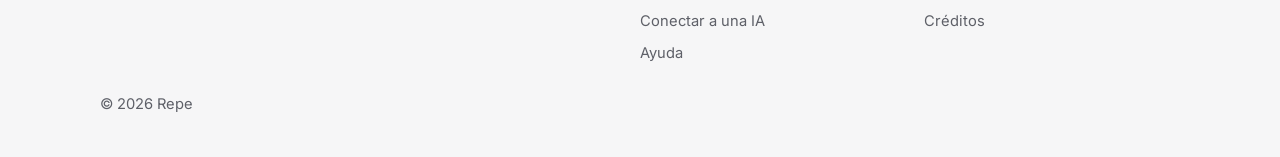
<file: privacidad.html>
<!doctype html>
<html lang="es">
<head>
<meta charset="utf-8">
<meta name="viewport" content="width=device-width, initial-scale=1">
<title>Política de privacidad · Repe</title>
<meta name="description" content="Política de privacidad de Repe.">
<link rel="canonical" href="https://aandees.github.io/repe-web/privacidad">
<meta property="og:type" content="website">
<meta property="og:site_name" content="Repe">
<meta property="og:locale" content="es_ES">
<meta property="og:title" content="Política de privacidad · Repe">
<meta property="og:description" content="Política de privacidad de Repe.">
<meta property="og:url" content="https://aandees.github.io/repe-web/privacidad">
<meta property="og:image" content="https://aandees.github.io/repe-web/icon-512.png">
<meta name="twitter:card" content="summary">
<meta name="theme-color" content="#0F1012" media="(prefers-color-scheme: dark)">
<meta name="theme-color" content="#F6F6F7" media="(prefers-color-scheme: light)">
<link rel="icon" href="logo.svg" type="image/svg+xml">
<link rel="icon" href="favicon-32.png" type="image/png" sizes="32x32">
<link rel="apple-touch-icon" href="apple-touch-icon.png">
<link rel="preconnect" href="https://fonts.googleapis.com">
<link rel="preconnect" href="https://fonts.gstatic.com" crossorigin>
<link rel="stylesheet" href="https://fonts.googleapis.com/css2?family=Inter:wght@400;600;700;800&display=swap">
<link rel="stylesheet" href="styles.css">
</head>
<body>
<a class="skip" href="#contenido">Saltar al contenido</a>
<header class="site">
  <div class="wrap wide">
    <a class="brand" href="./"><img src="logo.svg" alt="" width="32" height="32">Repe</a>
    <nav class="links" aria-label="Principal">
      <a href="./#funciones">Funciones</a>
      <a href="salud">Salud</a>
      <a href="conectar">Conectar a una IA</a>
      <a href="ayuda">Ayuda</a>
    </nav>
    <details class="menu">
      <summary aria-label="Abrir el menú"><span></span><span></span><span></span></summary>
      <nav aria-label="Menú">
        <a href="./#funciones">Funciones</a>
        <a href="salud">Salud</a>
        <a href="conectar">Conectar a una IA</a>
        <a href="ayuda">Ayuda</a>
      </nav>
    </details>
  </div>
</header>
<main id="contenido" class="page-text">
  <div class="wrap">
<div class="legal"><h1>Política de privacidad</h1><p class="muted small">Actualizado el 15 de octubre de 2026</p>
<section><p>Resumen: guardamos lo mínimo para que la app funcione, no vendemos tus datos, no hay publicidad ni rastreadores, y puedes borrarlo todo cuando quieras.</p></section>
<section><h2>Qué datos guardamos</h2><p>Cuenta: email (privado, nunca se muestra a otros usuarios), nombre de usuario y contraseña (cifrada).</p><p>Perfil (visible para otros): nombre, foto, biografía y si tu perfil es privado.</p><p>Entrenamiento: rutinas, entrenos, series, récords y fotos de entrenos. Su visibilidad la eliges tú en cada entreno.</p><p>Medidas corporales (peso, % de grasa, perímetros): siempre privadas, solo las ves tú.</p><p>Fotos de progreso corporal: siempre privadas. Se guardan cifradas en tránsito en un almacenamiento al que solo accede tu cuenta, no se comparten con nadie ni se usan para ningún otro fin, y se borran del servidor en el momento en que las eliminas (o al borrar tu cuenta).</p><p>Claves de API y conexiones con asistentes de IA (Ajustes → Conexiones y API): si creas una clave o conectas Repe a un asistente (ChatGPT, Claude…), ese programa puede leer tus datos de entrenamiento y, si se lo permites, crear rutinas, medidas o entrenos. Guardamos solo una huella de la clave, no la clave. Lo que lea el asistente se envía a su proveedor. Puedes revocarlas o quitarlas en cualquier momento.</p><p>Social: a quién sigues, likes, comentarios, bloqueos y denuncias.</p></section>
<section><h2>Dónde se guardan</h2><p>En tu móvil (para que funcione sin conexión) y en Supabase, en servidores de la Unión Europea (París). Las conexiones van cifradas y cada usuario solo puede acceder a lo que le corresponde.</p></section>
<section><h2>Para qué se usan</h2><p>Solo para darte el servicio: sincronizar tus datos, calcular tus estadísticas y mostrar tu actividad a quien tú permitas. No se usan para publicidad ni se comparten con terceros.</p></section>
<section><h2>Tus derechos</h2><p>Puedes ver y editar tus datos en la app, cambiar la visibilidad de tus entrenos y borrar tu cuenta (y con ella todos tus datos y fotos) desde Ajustes → Borrar cuenta.</p></section></div>
  </div>
</main>
<footer class="site">
  <div class="wrap wide">
    <div class="foot-brand">
      <a class="brand" href="./"><img src="logo.svg" alt="" width="24" height="24">Repe</a>
      <p>Tu entreno, serie a serie.</p>
    </div>
    <nav aria-label="Producto">
      <h2>Producto</h2>
      <a href="./#funciones">Funciones</a>
      <a href="salud">Guardar en Salud</a>
      <a href="conectar">Conectar a una IA</a>
      <a href="ayuda">Ayuda</a>
    </nav>
    <nav aria-label="Legal">
      <h2>Legal</h2>
      <a href="privacidad">Privacidad</a>
      <a href="terminos">Términos</a>
      <a href="creditos">Créditos</a>
    </nav>
    <p class="copyright">© 2026 Repe</p>
  </div>
</footer>
<script>
  // En el móvil, el menú se cierra al elegir una opción (también si es un enlace a esta misma página).
  document.querySelectorAll('details.menu a').forEach((a) =>
    a.addEventListener('click', () => a.closest('details').removeAttribute('open')),
  );
</script>
</body>
</html>
</file>
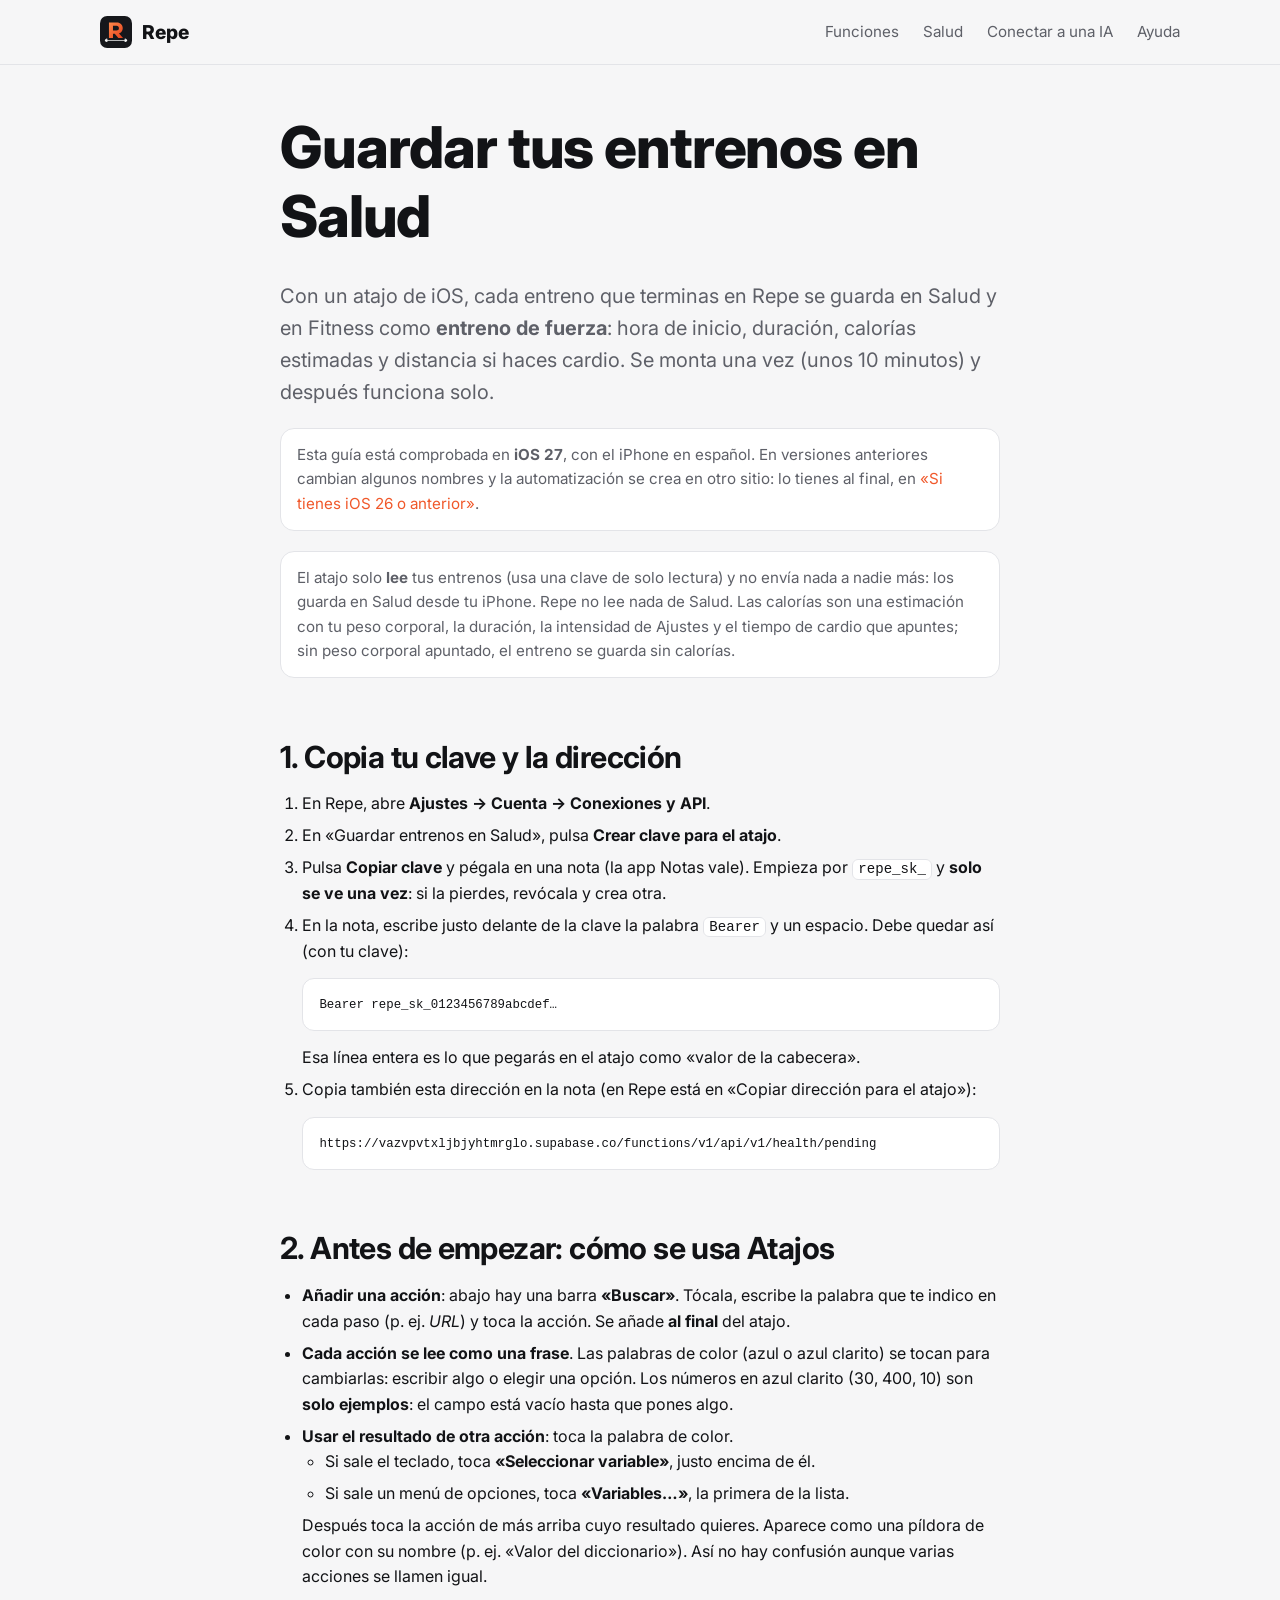
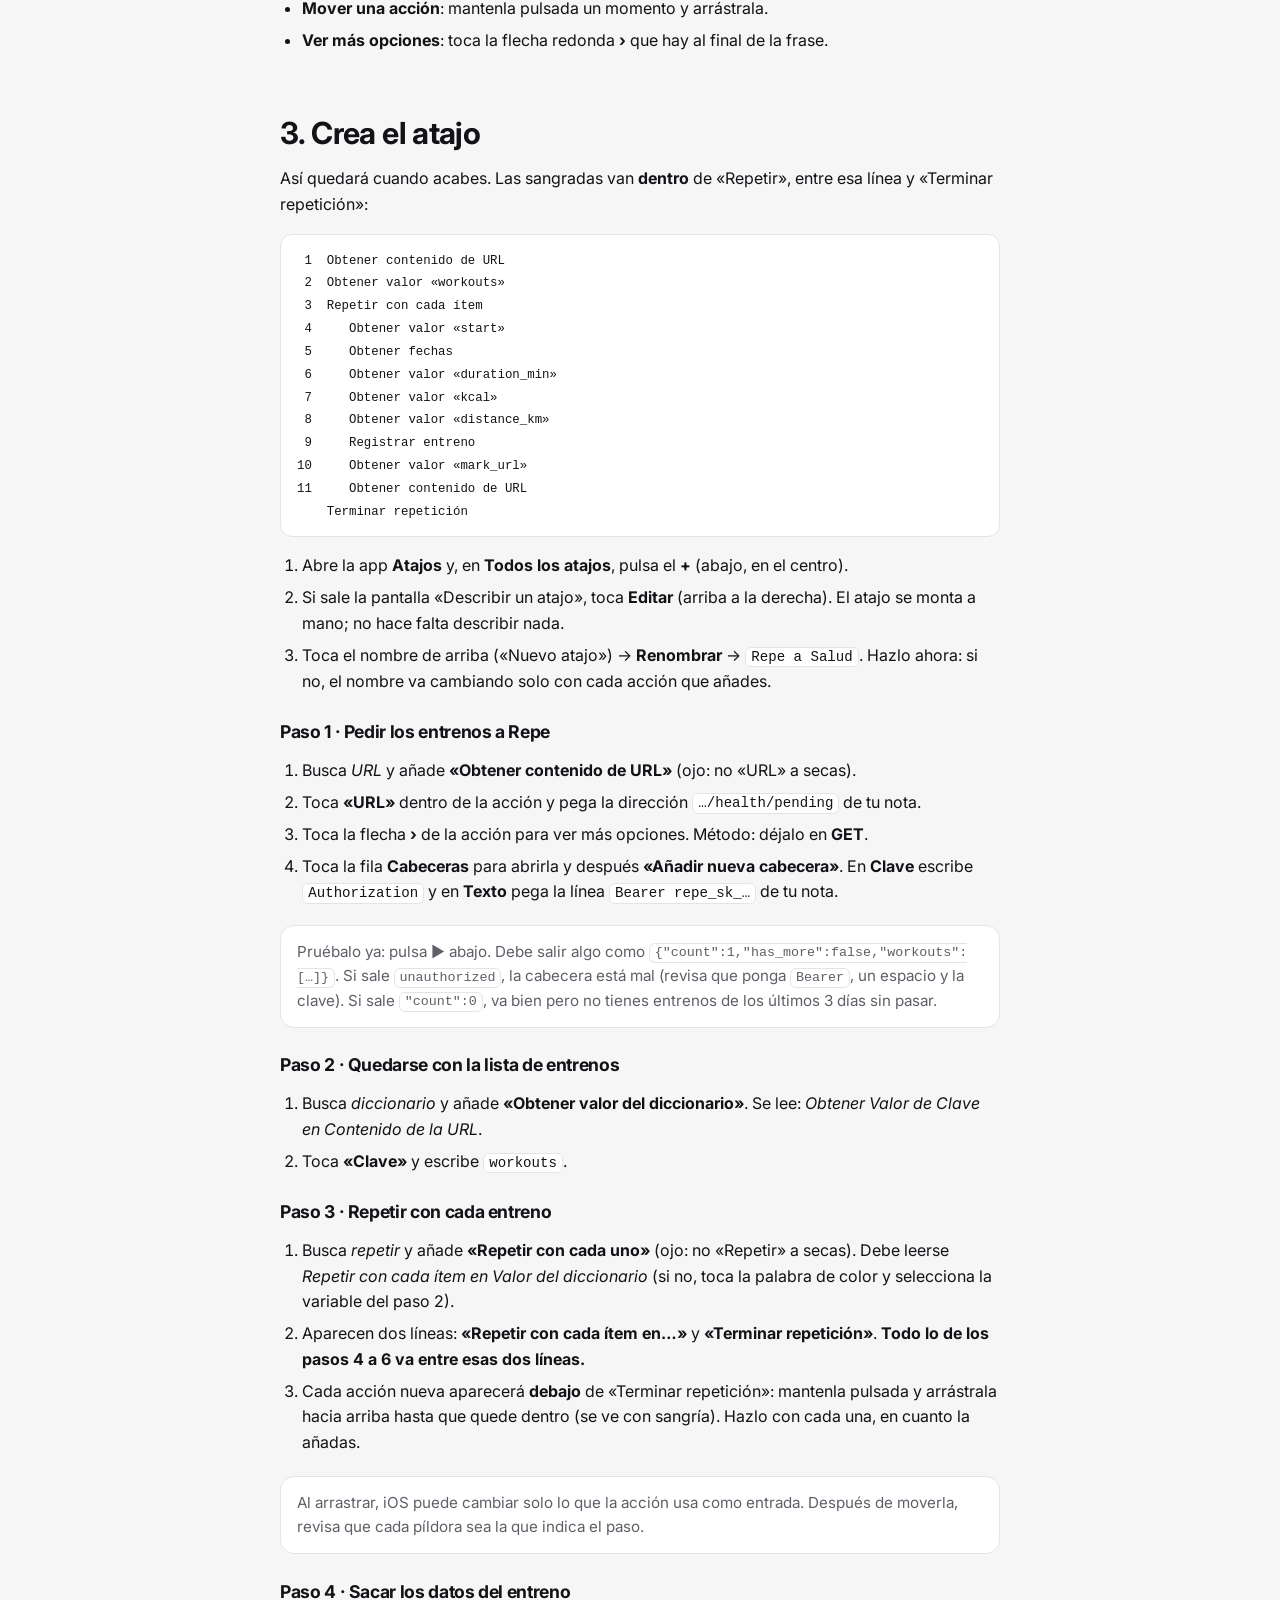
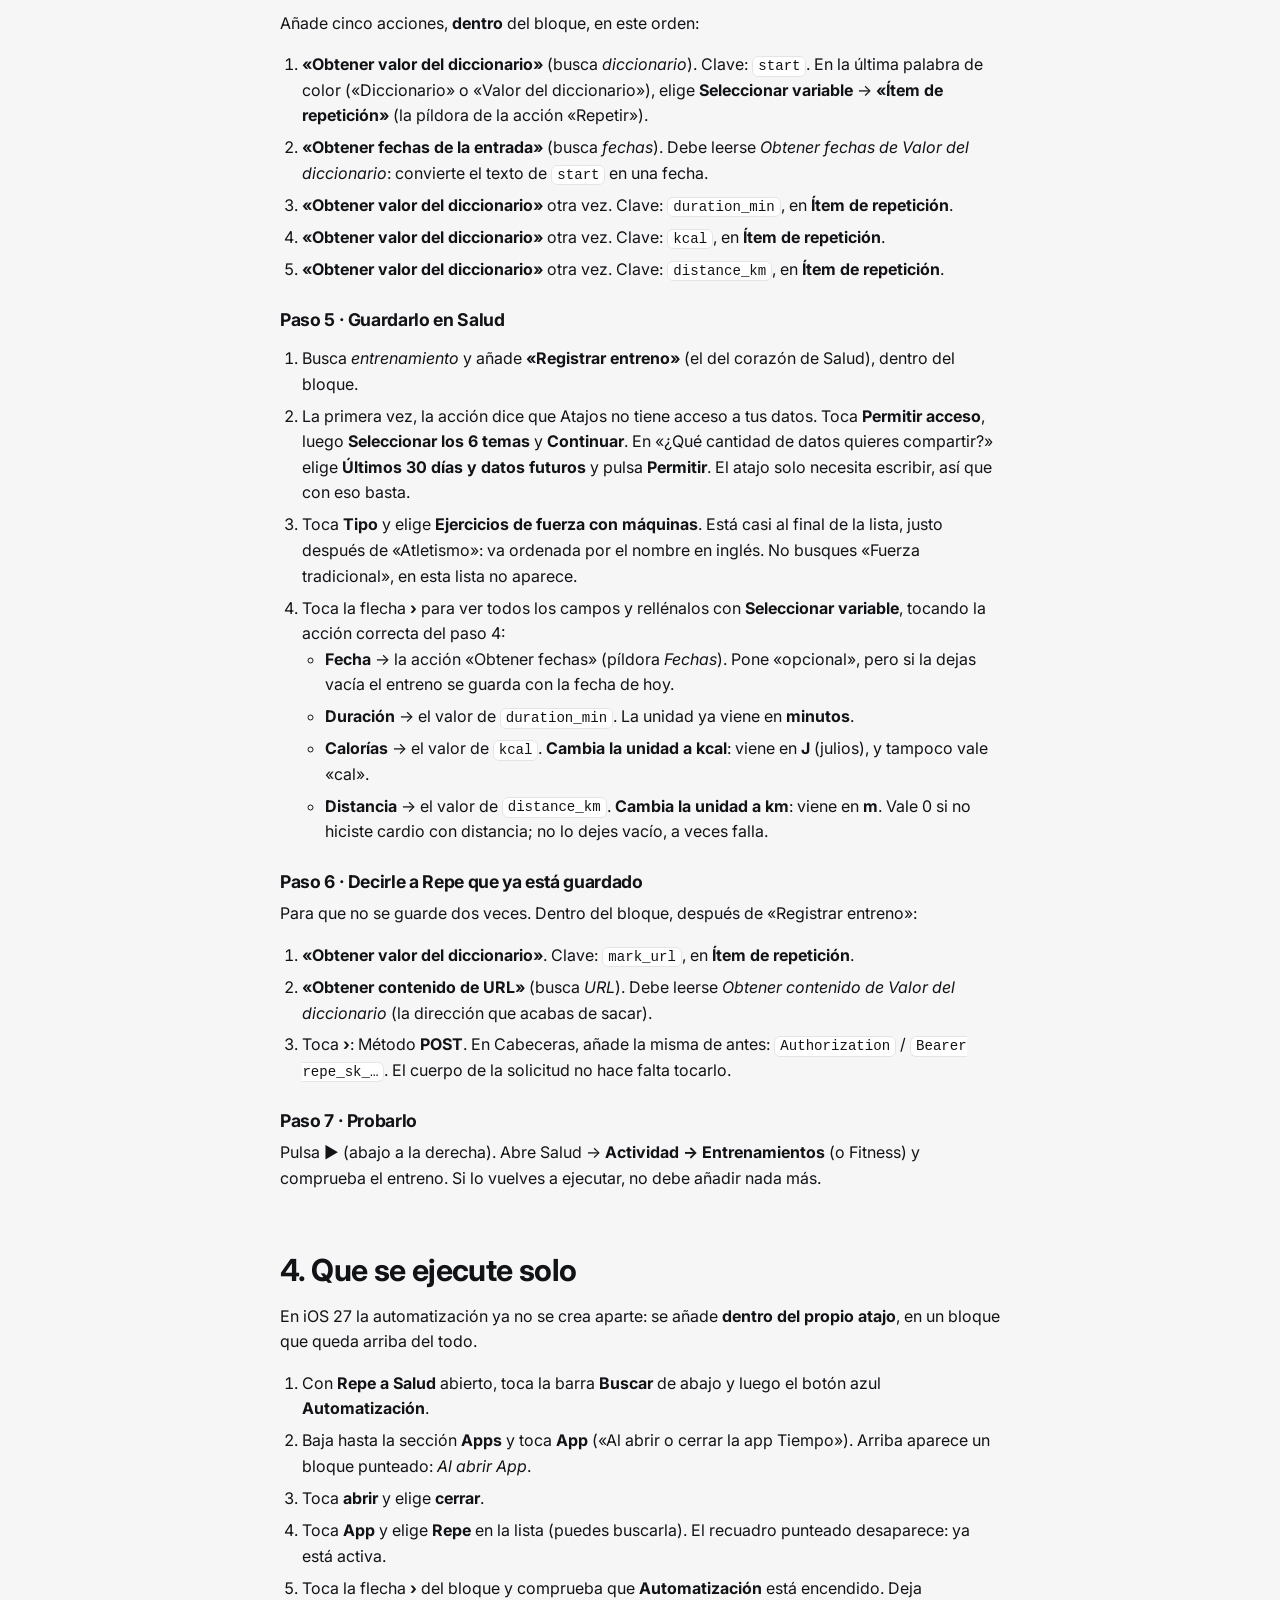
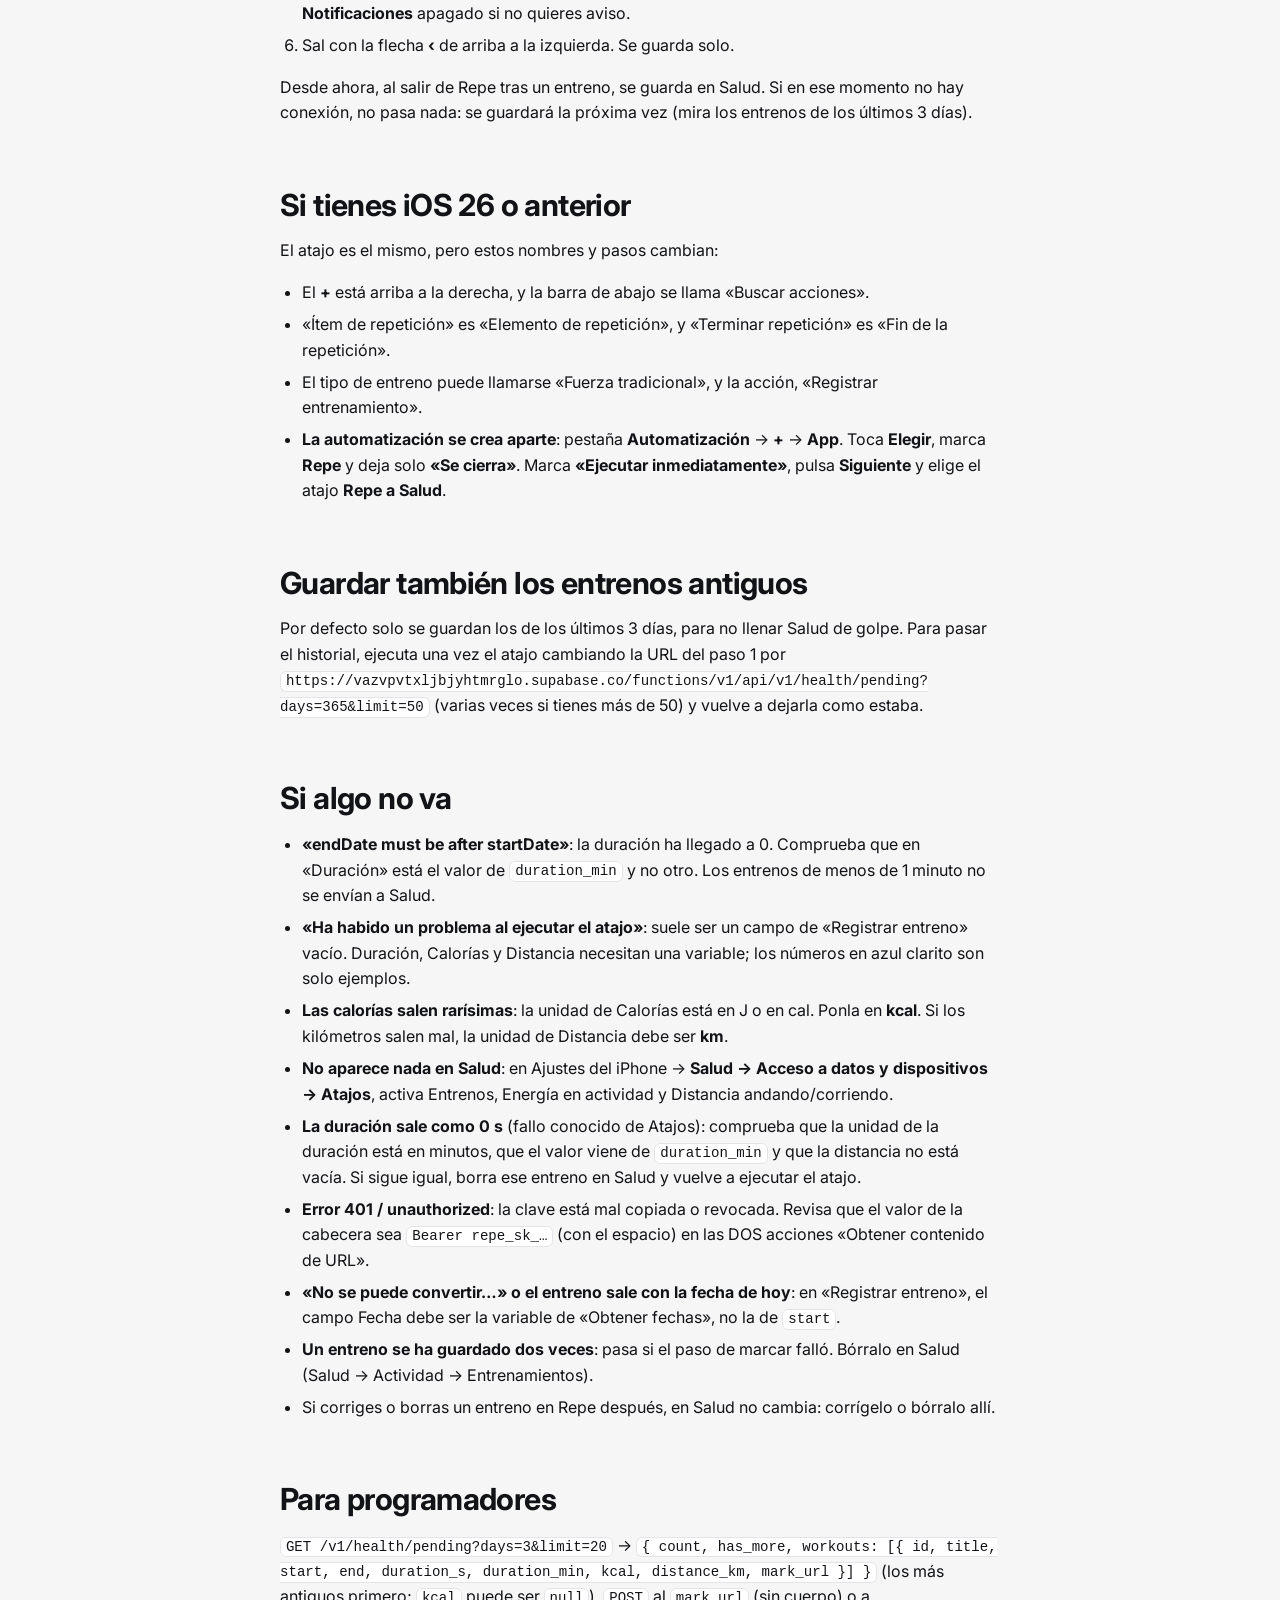
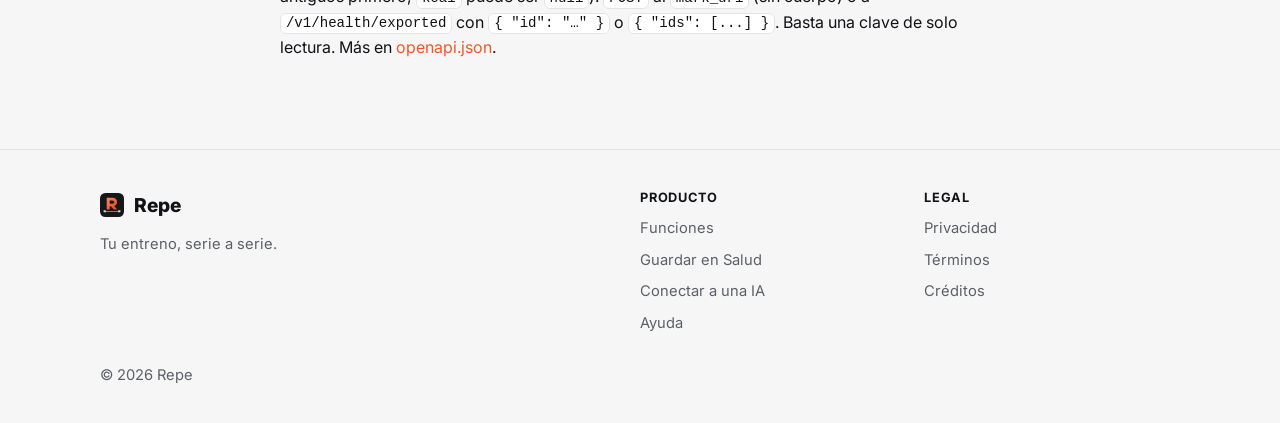
<file: salud.html>
<!doctype html>
<html lang="es">
<head>
<meta charset="utf-8">
<meta name="viewport" content="width=device-width, initial-scale=1">
<title>Guardar tus entrenos en Salud · Repe</title>
<meta name="description" content="Cómo montar un atajo de iOS que guarda tus entrenos de Repe en Salud y Fitness como entreno de fuerza, con hora, duración y calorías estimadas.">
<link rel="canonical" href="https://aandees.github.io/repe-web/salud">
<meta property="og:type" content="website">
<meta property="og:site_name" content="Repe">
<meta property="og:locale" content="es_ES">
<meta property="og:title" content="Guardar tus entrenos en Salud · Repe">
<meta property="og:description" content="Cómo montar un atajo de iOS que guarda tus entrenos de Repe en Salud y Fitness como entreno de fuerza, con hora, duración y calorías estimadas.">
<meta property="og:url" content="https://aandees.github.io/repe-web/salud">
<meta property="og:image" content="https://aandees.github.io/repe-web/icon-512.png">
<meta name="twitter:card" content="summary">
<meta name="theme-color" content="#0F1012" media="(prefers-color-scheme: dark)">
<meta name="theme-color" content="#F6F6F7" media="(prefers-color-scheme: light)">
<link rel="icon" href="logo.svg" type="image/svg+xml">
<link rel="icon" href="favicon-32.png" type="image/png" sizes="32x32">
<link rel="apple-touch-icon" href="apple-touch-icon.png">
<link rel="preconnect" href="https://fonts.googleapis.com">
<link rel="preconnect" href="https://fonts.gstatic.com" crossorigin>
<link rel="stylesheet" href="https://fonts.googleapis.com/css2?family=Inter:wght@400;600;700;800&display=swap">
<link rel="stylesheet" href="styles.css">
</head>
<body>
<a class="skip" href="#contenido">Saltar al contenido</a>
<header class="site">
  <div class="wrap wide">
    <a class="brand" href="./"><img src="logo.svg" alt="" width="32" height="32">Repe</a>
    <nav class="links" aria-label="Principal">
      <a href="./#funciones">Funciones</a>
      <a href="salud">Salud</a>
      <a href="conectar">Conectar a una IA</a>
      <a href="ayuda">Ayuda</a>
    </nav>
    <details class="menu">
      <summary aria-label="Abrir el menú"><span></span><span></span><span></span></summary>
      <nav aria-label="Menú">
        <a href="./#funciones">Funciones</a>
        <a href="salud">Salud</a>
        <a href="conectar">Conectar a una IA</a>
        <a href="ayuda">Ayuda</a>
      </nav>
    </details>
  </div>
</header>
<main id="contenido" class="page-text">
  <div class="wrap">
<h1>Guardar tus entrenos en Salud</h1>
<p class="lead">Con un atajo de iOS, cada entreno que terminas en Repe se guarda en Salud y en Fitness como <strong>entreno de fuerza</strong>: hora de inicio, duración, calorías estimadas y distancia si haces cardio. Se monta una vez (unos 10 minutos) y después funciona solo.</p>

<p class="notice">Esta guía está comprobada en <strong>iOS 27</strong>, con el iPhone en español. En versiones anteriores cambian algunos nombres y la automatización se crea en otro sitio: lo tienes al final, en <a href="#ios-26">«Si tienes iOS 26 o anterior»</a>.</p>

<div class="notice">
  El atajo solo <strong>lee</strong> tus entrenos (usa una clave de solo lectura) y no envía nada a nadie más: los guarda en Salud desde tu iPhone.
  Repe no lee nada de Salud. Las calorías son una estimación con tu peso corporal, la duración, la intensidad de Ajustes y el tiempo de cardio que apuntes; sin peso corporal apuntado, el entreno se guarda sin calorías.
</div>

<h2>1. Copia tu clave y la dirección</h2>
<ol>
  <li>En Repe, abre <strong>Ajustes → Cuenta → Conexiones y API</strong>.</li>
  <li>En «Guardar entrenos en Salud», pulsa <strong>Crear clave para el atajo</strong>.</li>
  <li>Pulsa <strong>Copiar clave</strong> y pégala en una nota (la app Notas vale). Empieza por <code>repe_sk_</code> y <strong>solo se ve una vez</strong>: si la pierdes, revócala y crea otra.</li>
  <li>En la nota, escribe justo delante de la clave la palabra <code>Bearer</code> y un espacio. Debe quedar así (con tu clave):
    <pre><code>Bearer repe_sk_0123456789abcdef…</code></pre>
    Esa línea entera es lo que pegarás en el atajo como «valor de la cabecera».</li>
  <li>Copia también esta dirección en la nota (en Repe está en «Copiar dirección para el atajo»):
    <pre><code>https://vazvpvtxljbjyhtmrglo.supabase.co/functions/v1/api/v1/health/pending</code></pre></li>
</ol>

<h2>2. Antes de empezar: cómo se usa Atajos</h2>
<ul>
  <li><strong>Añadir una acción</strong>: abajo hay una barra <strong>«Buscar»</strong>. Tócala, escribe la palabra que te indico en cada paso (p. ej. <em>URL</em>) y toca la acción. Se añade <strong>al final</strong> del atajo.</li>
  <li><strong>Cada acción se lee como una frase</strong>. Las palabras de color (azul o azul clarito) se tocan para cambiarlas: escribir algo o elegir una opción. Los números en azul clarito (30, 400, 10) son <strong>solo ejemplos</strong>: el campo está vacío hasta que pones algo.</li>
  <li><strong>Usar el resultado de otra acción</strong>: toca la palabra de color.
    <ul>
      <li>Si sale el teclado, toca <strong>«Seleccionar variable»</strong>, justo encima de él.</li>
      <li>Si sale un menú de opciones, toca <strong>«Variables…»</strong>, la primera de la lista.</li>
    </ul>
    Después toca la acción de más arriba cuyo resultado quieres. Aparece como una píldora de color con su nombre (p. ej. «Valor del diccionario»). Así no hay confusión aunque varias acciones se llamen igual.</li>
  <li><strong>Mover una acción</strong>: mantenla pulsada un momento y arrástrala.</li>
  <li><strong>Ver más opciones</strong>: toca la flecha redonda <strong>›</strong> que hay al final de la frase.</li>
</ul>

<h2>3. Crea el atajo</h2>
<p>Así quedará cuando acabes. Las sangradas van <strong>dentro</strong> de «Repetir», entre esa línea y «Terminar repetición»:</p>
<pre><code> 1  Obtener contenido de URL
 2  Obtener valor «workouts»
 3  Repetir con cada ítem
 4     Obtener valor «start»
 5     Obtener fechas
 6     Obtener valor «duration_min»
 7     Obtener valor «kcal»
 8     Obtener valor «distance_km»
 9     Registrar entreno
10     Obtener valor «mark_url»
11     Obtener contenido de URL
    Terminar repetición</code></pre>

<ol>
  <li>Abre la app <strong>Atajos</strong> y, en <strong>Todos los atajos</strong>, pulsa el <strong>+</strong> (abajo, en el centro).</li>
  <li>Si sale la pantalla «Describir un atajo», toca <strong>Editar</strong> (arriba a la derecha). El atajo se monta a mano; no hace falta describir nada.</li>
  <li>Toca el nombre de arriba («Nuevo atajo») → <strong>Renombrar</strong> → <code>Repe a Salud</code>. Hazlo ahora: si no, el nombre va cambiando solo con cada acción que añades.</li>
</ol>

<h3>Paso 1 · Pedir los entrenos a Repe</h3>
<ol>
  <li>Busca <em>URL</em> y añade <strong>«Obtener contenido de URL»</strong> (ojo: no «URL» a secas).</li>
  <li>Toca <strong>«URL»</strong> dentro de la acción y pega la dirección <code>…/health/pending</code> de tu nota.</li>
  <li>Toca la flecha <strong>›</strong> de la acción para ver más opciones. Método: déjalo en <strong>GET</strong>.</li>
  <li>Toca la fila <strong>Cabeceras</strong> para abrirla y después <strong>«Añadir nueva cabecera»</strong>. En <strong>Clave</strong> escribe <code>Authorization</code> y en <strong>Texto</strong> pega la línea <code>Bearer repe_sk_…</code> de tu nota.</li>
</ol>
<p class="notice">Pruébalo ya: pulsa ▶︎ abajo. Debe salir algo como <code>{"count":1,"has_more":false,"workouts":[…]}</code>. Si sale <code>unauthorized</code>, la cabecera está mal (revisa que ponga <code>Bearer</code>, un espacio y la clave). Si sale <code>"count":0</code>, va bien pero no tienes entrenos de los últimos 3 días sin pasar.</p>

<h3>Paso 2 · Quedarse con la lista de entrenos</h3>
<ol>
  <li>Busca <em>diccionario</em> y añade <strong>«Obtener valor del diccionario»</strong>. Se lee: <em>Obtener Valor de Clave en Contenido de la URL</em>.</li>
  <li>Toca <strong>«Clave»</strong> y escribe <code>workouts</code>.</li>
</ol>

<h3>Paso 3 · Repetir con cada entreno</h3>
<ol>
  <li>Busca <em>repetir</em> y añade <strong>«Repetir con cada uno»</strong> (ojo: no «Repetir» a secas). Debe leerse <em>Repetir con cada ítem en Valor del diccionario</em> (si no, toca la palabra de color y selecciona la variable del paso 2).</li>
  <li>Aparecen dos líneas: <strong>«Repetir con cada ítem en…»</strong> y <strong>«Terminar repetición»</strong>. <strong>Todo lo de los pasos 4 a 6 va entre esas dos líneas.</strong></li>
  <li>Cada acción nueva aparecerá <strong>debajo</strong> de «Terminar repetición»: mantenla pulsada y arrástrala hacia arriba hasta que quede dentro (se ve con sangría). Hazlo con cada una, en cuanto la añadas.</li>
</ol>
<p class="notice">Al arrastrar, iOS puede cambiar solo lo que la acción usa como entrada. Después de moverla, revisa que cada píldora sea la que indica el paso.</p>

<h3>Paso 4 · Sacar los datos del entreno</h3>
<p>Añade cinco acciones, <strong>dentro</strong> del bloque, en este orden:</p>
<ol>
  <li><strong>«Obtener valor del diccionario»</strong> (busca <em>diccionario</em>). Clave: <code>start</code>. En la última palabra de color («Diccionario» o «Valor del diccionario»), elige <strong>Seleccionar variable</strong> → <strong>«Ítem de repetición»</strong> (la píldora de la acción «Repetir»).</li>
  <li><strong>«Obtener fechas de la entrada»</strong> (busca <em>fechas</em>). Debe leerse <em>Obtener fechas de Valor del diccionario</em>: convierte el texto de <code>start</code> en una fecha.</li>
  <li><strong>«Obtener valor del diccionario»</strong> otra vez. Clave: <code>duration_min</code>, en <strong>Ítem de repetición</strong>.</li>
  <li><strong>«Obtener valor del diccionario»</strong> otra vez. Clave: <code>kcal</code>, en <strong>Ítem de repetición</strong>.</li>
  <li><strong>«Obtener valor del diccionario»</strong> otra vez. Clave: <code>distance_km</code>, en <strong>Ítem de repetición</strong>.</li>
</ol>

<h3>Paso 5 · Guardarlo en Salud</h3>
<ol>
  <li>Busca <em>entrenamiento</em> y añade <strong>«Registrar entreno»</strong> (el del corazón de Salud), dentro del bloque.</li>
  <li>La primera vez, la acción dice que Atajos no tiene acceso a tus datos. Toca <strong>Permitir acceso</strong>, luego <strong>Seleccionar los 6 temas</strong> y <strong>Continuar</strong>. En «¿Qué cantidad de datos quieres compartir?» elige <strong>Últimos 30 días y datos futuros</strong> y pulsa <strong>Permitir</strong>. El atajo solo necesita escribir, así que con eso basta.</li>
  <li>Toca <strong>Tipo</strong> y elige <strong>Ejercicios de fuerza con máquinas</strong>. Está casi al final de la lista, justo después de «Atletismo»: va ordenada por el nombre en inglés. No busques «Fuerza tradicional», en esta lista no aparece.</li>
  <li>Toca la flecha <strong>›</strong> para ver todos los campos y rellénalos con <strong>Seleccionar variable</strong>, tocando la acción correcta del paso 4:
    <ul>
      <li><strong>Fecha</strong> → la acción «Obtener fechas» (píldora <em>Fechas</em>). Pone «opcional», pero si la dejas vacía el entreno se guarda con la fecha de hoy.</li>
      <li><strong>Duración</strong> → el valor de <code>duration_min</code>. La unidad ya viene en <strong>minutos</strong>.</li>
      <li><strong>Calorías</strong> → el valor de <code>kcal</code>. <strong>Cambia la unidad a kcal</strong>: viene en <strong>J</strong> (julios), y tampoco vale «cal».</li>
      <li><strong>Distancia</strong> → el valor de <code>distance_km</code>. <strong>Cambia la unidad a km</strong>: viene en <strong>m</strong>. Vale 0 si no hiciste cardio con distancia; no lo dejes vacío, a veces falla.</li>
    </ul>
  </li>
</ol>

<h3>Paso 6 · Decirle a Repe que ya está guardado</h3>
<p>Para que no se guarde dos veces. Dentro del bloque, después de «Registrar entreno»:</p>
<ol>
  <li><strong>«Obtener valor del diccionario»</strong>. Clave: <code>mark_url</code>, en <strong>Ítem de repetición</strong>.</li>
  <li><strong>«Obtener contenido de URL»</strong> (busca <em>URL</em>). Debe leerse <em>Obtener contenido de Valor del diccionario</em> (la dirección que acabas de sacar).</li>
  <li>Toca <strong>›</strong>: Método <strong>POST</strong>. En Cabeceras, añade la misma de antes: <code>Authorization</code> / <code>Bearer repe_sk_…</code>. El cuerpo de la solicitud no hace falta tocarlo.</li>
</ol>

<h3>Paso 7 · Probarlo</h3>
<p>Pulsa ▶︎ (abajo a la derecha). Abre Salud → <strong>Actividad → Entrenamientos</strong> (o Fitness) y comprueba el entreno. Si lo vuelves a ejecutar, no debe añadir nada más.</p>

<h2>4. Que se ejecute solo</h2>
<p>En iOS 27 la automatización ya no se crea aparte: se añade <strong>dentro del propio atajo</strong>, en un bloque que queda arriba del todo.</p>
<ol>
  <li>Con <strong>Repe a Salud</strong> abierto, toca la barra <strong>Buscar</strong> de abajo y luego el botón azul <strong>Automatización</strong>.</li>
  <li>Baja hasta la sección <strong>Apps</strong> y toca <strong>App</strong> («Al abrir o cerrar la app Tiempo»). Arriba aparece un bloque punteado: <em>Al abrir App</em>.</li>
  <li>Toca <strong>abrir</strong> y elige <strong>cerrar</strong>.</li>
  <li>Toca <strong>App</strong> y elige <strong>Repe</strong> en la lista (puedes buscarla). El recuadro punteado desaparece: ya está activa.</li>
  <li>Toca la flecha <strong>›</strong> del bloque y comprueba que <strong>Automatización</strong> está encendido. Deja <strong>Notificaciones</strong> apagado si no quieres aviso.</li>
  <li>Sal con la flecha <strong>‹</strong> de arriba a la izquierda. Se guarda solo.</li>
</ol>
<p>Desde ahora, al salir de Repe tras un entreno, se guarda en Salud. Si en ese momento no hay conexión, no pasa nada: se guardará la próxima vez (mira los entrenos de los últimos 3 días).</p>

<h2 id="ios-26">Si tienes iOS 26 o anterior</h2>
<p>El atajo es el mismo, pero estos nombres y pasos cambian:</p>
<ul>
  <li>El <strong>+</strong> está arriba a la derecha, y la barra de abajo se llama «Buscar acciones».</li>
  <li>«Ítem de repetición» es «Elemento de repetición», y «Terminar repetición» es «Fin de la repetición».</li>
  <li>El tipo de entreno puede llamarse «Fuerza tradicional», y la acción, «Registrar entrenamiento».</li>
  <li><strong>La automatización se crea aparte</strong>: pestaña <strong>Automatización</strong> → <strong>+</strong> → <strong>App</strong>. Toca <strong>Elegir</strong>, marca <strong>Repe</strong> y deja solo <strong>«Se cierra»</strong>. Marca <strong>«Ejecutar inmediatamente»</strong>, pulsa <strong>Siguiente</strong> y elige el atajo <strong>Repe a Salud</strong>.</li>
</ul>

<h2>Guardar también los entrenos antiguos</h2>
<p>Por defecto solo se guardan los de los últimos 3 días, para no llenar Salud de golpe. Para pasar el historial, ejecuta una vez el atajo cambiando la URL del paso 1 por <code>https://vazvpvtxljbjyhtmrglo.supabase.co/functions/v1/api/v1/health/pending?days=365&amp;limit=50</code> (varias veces si tienes más de 50) y vuelve a dejarla como estaba.</p>

<h2>Si algo no va</h2>
<ul>
  <li><strong>«endDate must be after startDate»</strong>: la duración ha llegado a 0. Comprueba que en «Duración» está el valor de <code>duration_min</code> y no otro. Los entrenos de menos de 1 minuto no se envían a Salud.</li>
  <li><strong>«Ha habido un problema al ejecutar el atajo»</strong>: suele ser un campo de «Registrar entreno» vacío. Duración, Calorías y Distancia necesitan una variable; los números en azul clarito son solo ejemplos.</li>
  <li><strong>Las calorías salen rarísimas</strong>: la unidad de Calorías está en J o en cal. Ponla en <strong>kcal</strong>. Si los kilómetros salen mal, la unidad de Distancia debe ser <strong>km</strong>.</li>
  <li><strong>No aparece nada en Salud</strong>: en Ajustes del iPhone → <strong>Salud → Acceso a datos y dispositivos → Atajos</strong>, activa Entrenos, Energía en actividad y Distancia andando/corriendo.</li>
  <li><strong>La duración sale como 0 s</strong> (fallo conocido de Atajos): comprueba que la unidad de la duración está en minutos, que el valor viene de <code>duration_min</code> y que la distancia no está vacía. Si sigue igual, borra ese entreno en Salud y vuelve a ejecutar el atajo.</li>
  <li><strong>Error 401 / unauthorized</strong>: la clave está mal copiada o revocada. Revisa que el valor de la cabecera sea <code>Bearer repe_sk_…</code> (con el espacio) en las DOS acciones «Obtener contenido de URL».</li>
  <li><strong>«No se puede convertir…» o el entreno sale con la fecha de hoy</strong>: en «Registrar entreno», el campo Fecha debe ser la variable de «Obtener fechas», no la de <code>start</code>.</li>
  <li><strong>Un entreno se ha guardado dos veces</strong>: pasa si el paso de marcar falló. Bórralo en Salud (Salud → Actividad → Entrenamientos).</li>
  <li>Si corriges o borras un entreno en Repe después, en Salud no cambia: corrígelo o bórralo allí.</li>
</ul>

<h2>Para programadores</h2>
<p><code>GET /v1/health/pending?days=3&amp;limit=20</code> → <code>{ count, has_more, workouts: [{ id, title, start, end, duration_s, duration_min, kcal, distance_km, mark_url }] }</code> (los más antiguos primero; <code>kcal</code> puede ser <code>null</code>). <code>POST</code> al <code>mark_url</code> (sin cuerpo) o a <code>/v1/health/exported</code> con <code>{ "id": "…" }</code> o <code>{ "ids": [...] }</code>. Basta una clave de solo lectura. Más en <a href="https://vazvpvtxljbjyhtmrglo.supabase.co/functions/v1/api/v1/openapi.json">openapi.json</a>.</p>

  </div>
</main>
<footer class="site">
  <div class="wrap wide">
    <div class="foot-brand">
      <a class="brand" href="./"><img src="logo.svg" alt="" width="24" height="24">Repe</a>
      <p>Tu entreno, serie a serie.</p>
    </div>
    <nav aria-label="Producto">
      <h2>Producto</h2>
      <a href="./#funciones">Funciones</a>
      <a href="salud">Guardar en Salud</a>
      <a href="conectar">Conectar a una IA</a>
      <a href="ayuda">Ayuda</a>
    </nav>
    <nav aria-label="Legal">
      <h2>Legal</h2>
      <a href="privacidad">Privacidad</a>
      <a href="terminos">Términos</a>
      <a href="creditos">Créditos</a>
    </nav>
    <p class="copyright">© 2026 Repe</p>
  </div>
</footer>
<script>
  // En el móvil, el menú se cierra al elegir una opción (también si es un enlace a esta misma página).
  document.querySelectorAll('details.menu a').forEach((a) =>
    a.addEventListener('click', () => a.closest('details').removeAttribute('open')),
  );
</script>
</body>
</html>
</file>
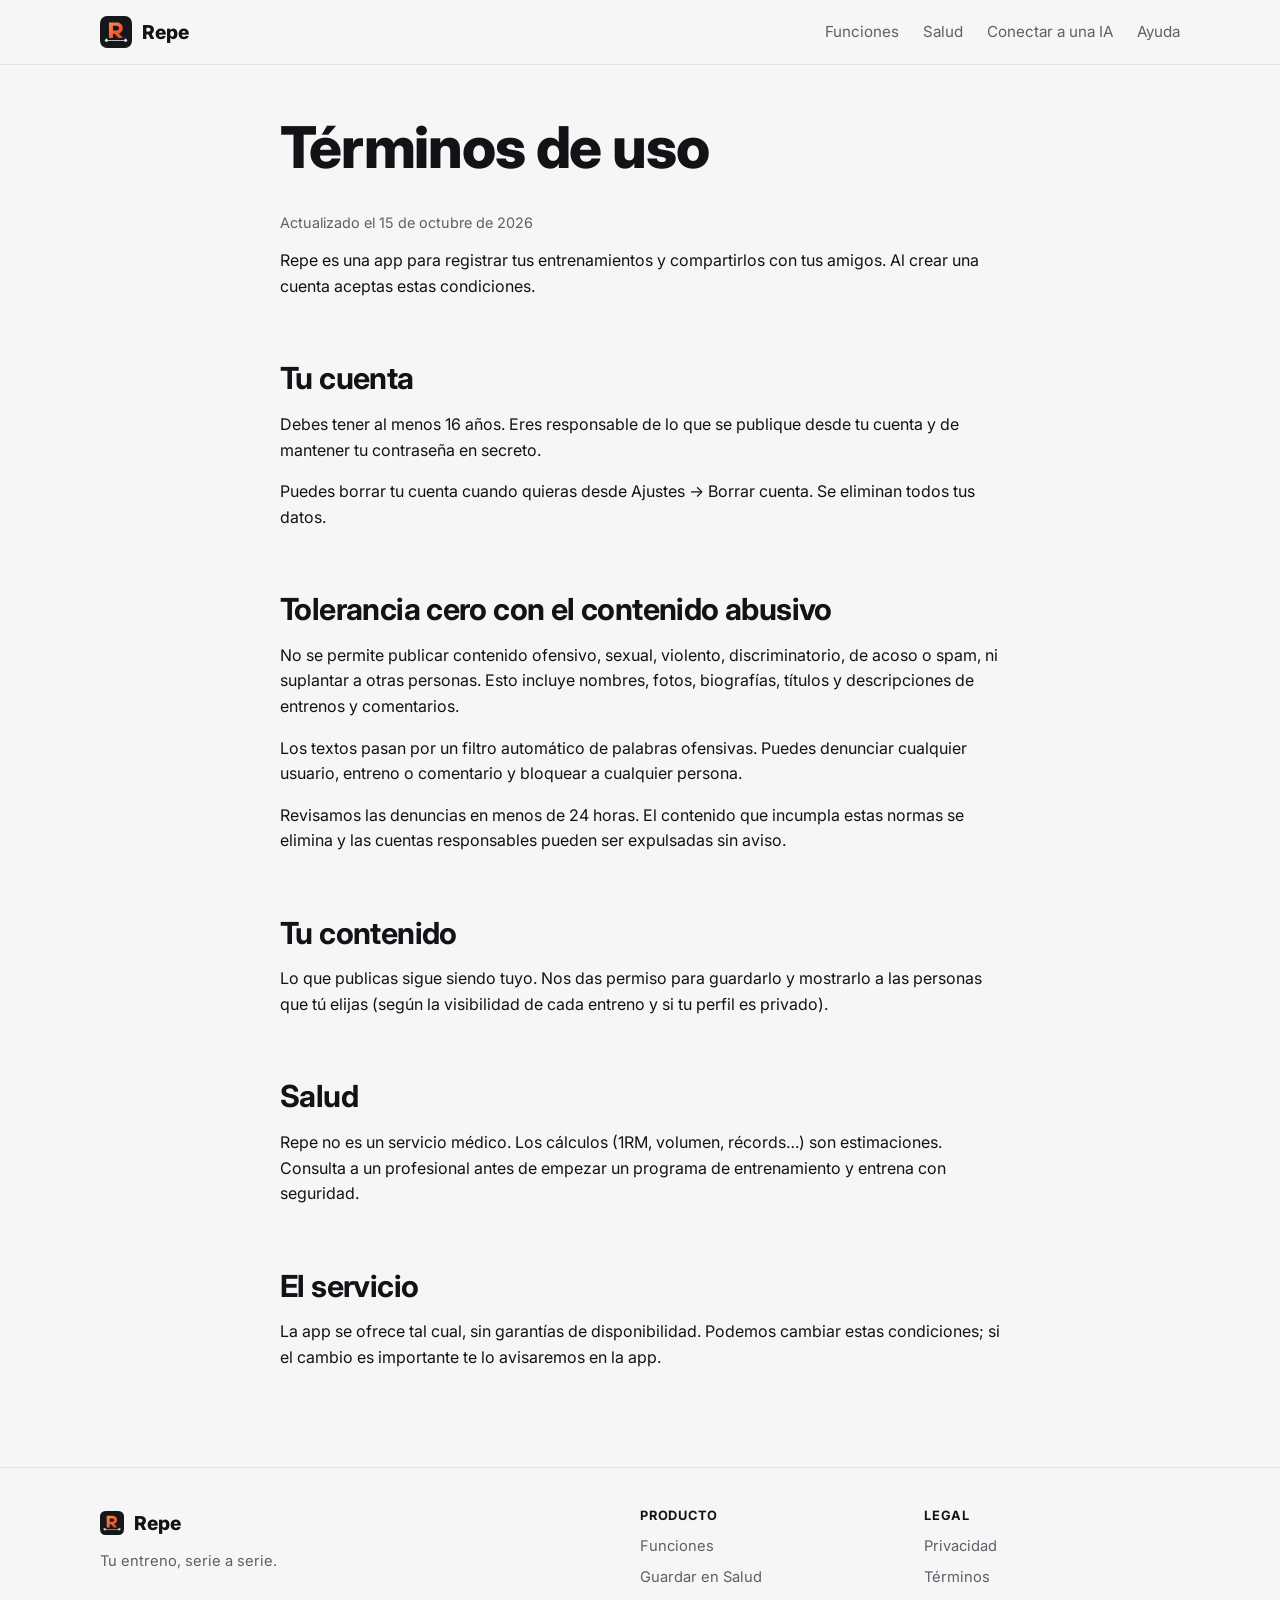
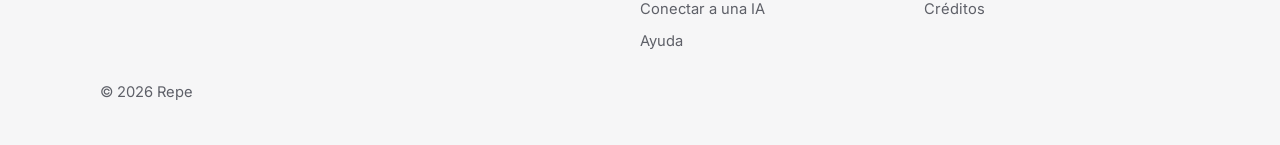
<file: terminos.html>
<!doctype html>
<html lang="es">
<head>
<meta charset="utf-8">
<meta name="viewport" content="width=device-width, initial-scale=1">
<title>Términos de uso · Repe</title>
<meta name="description" content="Términos de uso de Repe.">
<link rel="canonical" href="https://aandees.github.io/repe-web/terminos">
<meta property="og:type" content="website">
<meta property="og:site_name" content="Repe">
<meta property="og:locale" content="es_ES">
<meta property="og:title" content="Términos de uso · Repe">
<meta property="og:description" content="Términos de uso de Repe.">
<meta property="og:url" content="https://aandees.github.io/repe-web/terminos">
<meta property="og:image" content="https://aandees.github.io/repe-web/icon-512.png">
<meta name="twitter:card" content="summary">
<meta name="theme-color" content="#0F1012" media="(prefers-color-scheme: dark)">
<meta name="theme-color" content="#F6F6F7" media="(prefers-color-scheme: light)">
<link rel="icon" href="logo.svg" type="image/svg+xml">
<link rel="icon" href="favicon-32.png" type="image/png" sizes="32x32">
<link rel="apple-touch-icon" href="apple-touch-icon.png">
<link rel="preconnect" href="https://fonts.googleapis.com">
<link rel="preconnect" href="https://fonts.gstatic.com" crossorigin>
<link rel="stylesheet" href="https://fonts.googleapis.com/css2?family=Inter:wght@400;600;700;800&display=swap">
<link rel="stylesheet" href="styles.css">
</head>
<body>
<a class="skip" href="#contenido">Saltar al contenido</a>
<header class="site">
  <div class="wrap wide">
    <a class="brand" href="./"><img src="logo.svg" alt="" width="32" height="32">Repe</a>
    <nav class="links" aria-label="Principal">
      <a href="./#funciones">Funciones</a>
      <a href="salud">Salud</a>
      <a href="conectar">Conectar a una IA</a>
      <a href="ayuda">Ayuda</a>
    </nav>
    <details class="menu">
      <summary aria-label="Abrir el menú"><span></span><span></span><span></span></summary>
      <nav aria-label="Menú">
        <a href="./#funciones">Funciones</a>
        <a href="salud">Salud</a>
        <a href="conectar">Conectar a una IA</a>
        <a href="ayuda">Ayuda</a>
      </nav>
    </details>
  </div>
</header>
<main id="contenido" class="page-text">
  <div class="wrap">
<div class="legal"><h1>Términos de uso</h1><p class="muted small">Actualizado el 15 de octubre de 2026</p>
<section><p>Repe es una app para registrar tus entrenamientos y compartirlos con tus amigos. Al crear una cuenta aceptas estas condiciones.</p></section>
<section><h2>Tu cuenta</h2><p>Debes tener al menos 16 años. Eres responsable de lo que se publique desde tu cuenta y de mantener tu contraseña en secreto.</p><p>Puedes borrar tu cuenta cuando quieras desde Ajustes → Borrar cuenta. Se eliminan todos tus datos.</p></section>
<section><h2>Tolerancia cero con el contenido abusivo</h2><p>No se permite publicar contenido ofensivo, sexual, violento, discriminatorio, de acoso o spam, ni suplantar a otras personas. Esto incluye nombres, fotos, biografías, títulos y descripciones de entrenos y comentarios.</p><p>Los textos pasan por un filtro automático de palabras ofensivas. Puedes denunciar cualquier usuario, entreno o comentario y bloquear a cualquier persona.</p><p>Revisamos las denuncias en menos de 24 horas. El contenido que incumpla estas normas se elimina y las cuentas responsables pueden ser expulsadas sin aviso.</p></section>
<section><h2>Tu contenido</h2><p>Lo que publicas sigue siendo tuyo. Nos das permiso para guardarlo y mostrarlo a las personas que tú elijas (según la visibilidad de cada entreno y si tu perfil es privado).</p></section>
<section><h2>Salud</h2><p>Repe no es un servicio médico. Los cálculos (1RM, volumen, récords…) son estimaciones. Consulta a un profesional antes de empezar un programa de entrenamiento y entrena con seguridad.</p></section>
<section><h2>El servicio</h2><p>La app se ofrece tal cual, sin garantías de disponibilidad. Podemos cambiar estas condiciones; si el cambio es importante te lo avisaremos en la app.</p></section></div>
  </div>
</main>
<footer class="site">
  <div class="wrap wide">
    <div class="foot-brand">
      <a class="brand" href="./"><img src="logo.svg" alt="" width="24" height="24">Repe</a>
      <p>Tu entreno, serie a serie.</p>
    </div>
    <nav aria-label="Producto">
      <h2>Producto</h2>
      <a href="./#funciones">Funciones</a>
      <a href="salud">Guardar en Salud</a>
      <a href="conectar">Conectar a una IA</a>
      <a href="ayuda">Ayuda</a>
    </nav>
    <nav aria-label="Legal">
      <h2>Legal</h2>
      <a href="privacidad">Privacidad</a>
      <a href="terminos">Términos</a>
      <a href="creditos">Créditos</a>
    </nav>
    <p class="copyright">© 2026 Repe</p>
  </div>
</footer>
<script>
  // En el móvil, el menú se cierra al elegir una opción (también si es un enlace a esta misma página).
  document.querySelectorAll('details.menu a').forEach((a) =>
    a.addEventListener('click', () => a.closest('details').removeAttribute('open')),
  );
</script>
</body>
</html>
</file>
<file: styles.css>
/* Web de Repe: misma paleta "Brasa" que la app (src/theme/tokens.ts). */
:root {
  --bg: #0f1012;
  --surface: #18191d;
  --elevated: #222328;
  --border: #2e3036;
  --text: #f2f2f3;
  --muted: #9a9ca3;
  --accent: #ff6a3d;
  --accent-pressed: #e85a2f;
  --accent-soft: rgba(255, 106, 61, 0.16);
  --on-accent: #140a05;
  --danger: #ff4d5e;
  --success: #3dd68c;
  color-scheme: dark;
}
@media (prefers-color-scheme: light) {
  :root {
    --bg: #f6f6f7;
    --surface: #ffffff;
    --elevated: #ffffff;
    --border: #e3e4e8;
    --text: #121316;
    --muted: #5e6068;
    --accent: #f0582a;
    --accent-pressed: #d64b20;
    --accent-soft: rgba(240, 88, 42, 0.12);
    --on-accent: #ffffff;
    --danger: #d92d3f;
    --success: #1faf6b;
    color-scheme: light;
  }
}

* { box-sizing: border-box; }
html { -webkit-text-size-adjust: 100%; text-size-adjust: 100%; scroll-behavior: smooth; }
@media (prefers-reduced-motion: reduce) { html { scroll-behavior: auto; } }
body {
  margin: 0;
  min-height: 100vh;
  display: flex;
  flex-direction: column;
  background: var(--bg);
  color: var(--text);
  font: 16px/1.6 'Inter', -apple-system, BlinkMacSystemFont, 'Segoe UI', sans-serif;
}
main { flex: 1; min-width: 0; }
img { max-width: 100%; }
a { color: var(--accent); text-decoration: none; }
a:hover { text-decoration: underline; }
main a { overflow-wrap: anywhere; }
:focus-visible { outline: 2px solid var(--accent); outline-offset: 2px; border-radius: 4px; }
h1, h2, h3 { line-height: 1.2; letter-spacing: -0.02em; margin: 0 0 0.5em; overflow-wrap: break-word; }
h1 { font-size: clamp(2.1rem, 7vw, 3.6rem); font-weight: 800; }
h2 { font-size: clamp(1.45rem, 4vw, 1.9rem); font-weight: 700; margin-top: 2em; }
h3 { font-size: 1.1rem; font-weight: 700; margin-top: 1.5em; }
p { margin: 0 0 1em; }
li { margin-bottom: 0.4em; }
ol, ul { padding-left: 1.4em; }
code, pre { font-family: ui-monospace, 'SF Mono', Menlo, monospace; font-size: 0.88em; }
/* Las direcciones largas se parten: si no, ensanchan la página en el móvil. */
code { background: var(--elevated); border: 1px solid var(--border); border-radius: 6px; padding: 0.1em 0.35em; overflow-wrap: anywhere; }
pre { background: var(--surface); border: 1px solid var(--border); border-radius: 12px; padding: 14px 16px; overflow-x: auto; max-width: 100%; }
pre code { background: none; border: 0; padding: 0; overflow-wrap: normal; }

.wrap { max-width: 760px; margin: 0 auto; padding: 0 20px; }
.wrap.wide, .page-wide .wrap { max-width: 1120px; }
.skip { position: absolute; left: 12px; top: -60px; z-index: 20; background: var(--accent); color: var(--on-accent); padding: 8px 14px; border-radius: 10px; }
.skip:focus { top: 12px; }

header.site { position: sticky; top: 0; z-index: 10; border-bottom: 1px solid var(--border); background: var(--bg); }
header.site .wrap { display: flex; align-items: center; gap: 12px; height: 64px; }
.brand { display: inline-flex; align-items: center; gap: 10px; color: var(--text); font-weight: 800; font-size: 1.2rem; }
.brand:hover { text-decoration: none; }
header.site .links { margin-left: auto; display: flex; gap: 24px; font-size: 0.95rem; }
header.site .links a { color: var(--muted); }
header.site .links a:hover { color: var(--text); text-decoration: none; }
.menu { display: none; margin-left: auto; }
.menu summary { list-style: none; display: grid; gap: 5px; align-content: center; justify-items: center; width: 44px; height: 44px; cursor: pointer; }
.menu summary::-webkit-details-marker { display: none; }
.menu summary span { width: 22px; height: 2px; border-radius: 2px; background: var(--text); }
.menu nav { position: absolute; left: 0; right: 0; top: 64px; padding: 8px 20px 16px; background: var(--bg); border-bottom: 1px solid var(--border); display: grid; }
.menu nav a { color: var(--text); font-weight: 600; padding: 12px 0; }
@media (max-width: 680px) {
  header.site .links { display: none; }
  .menu { display: block; }
}

main.page-text { padding: 48px 0 72px; }
main.page-wide { padding: 0 0 72px; }
main section, h2, .block { scroll-margin-top: 80px; }

footer.site { border-top: 1px solid var(--border); color: var(--muted); font-size: 0.92rem; padding: 40px 0; }
footer.site .wrap { display: grid; grid-template-columns: 2fr 1fr 1fr; gap: 28px; }
footer.site nav { display: grid; gap: 8px; align-content: start; }
footer.site h2 { font-size: 0.8rem; text-transform: uppercase; letter-spacing: 0.06em; color: var(--text); margin: 0 0 4px; }
footer.site a:not(.brand) { color: var(--muted); }
.foot-brand p { margin: 8px 0 0; }
.copyright { grid-column: 1 / -1; margin: 0; }
@media (max-width: 560px) { footer.site .wrap { grid-template-columns: 1fr 1fr; } .foot-brand { grid-column: 1 / -1; } }

.lead { font-size: clamp(1.05rem, 2.6vw, 1.25rem); color: var(--muted); max-width: 36em; }
.muted { color: var(--muted); }
.small { font-size: 0.9rem; }
.eyebrow { color: var(--accent); font-size: 0.85rem; font-weight: 700; letter-spacing: 0.02em; margin-bottom: 10px; }

.hero { display: grid; grid-template-columns: minmax(0, 1.15fr) minmax(0, 1fr); gap: 48px; align-items: center; padding: 72px 0 56px; }
.cta { display: flex; flex-wrap: wrap; gap: 12px; margin-top: 28px; }
@media (max-width: 860px) { .hero { grid-template-columns: minmax(0, 1fr); gap: 40px; padding: 40px 0; } }

/* Ilustración de la app: siempre con los colores oscuros de la app. */
.phone-wrap { margin: 0; display: flex; justify-content: center; }
.phone {
  width: min(100%, 310px); padding: 18px 12px; border-radius: 40px; background: #0f1012; color: #f2f2f3;
  border: 8px solid #2e3036; display: grid; gap: 10px; font-size: 13px; line-height: 1.3;
  box-shadow: 0 24px 60px rgba(0, 0, 0, 0.28);
}
.p-top { display: flex; justify-content: space-between; padding: 2px 6px; font-weight: 700; }
.p-top b { color: #ff6a3d; }
.p-card { background: #18191d; border-radius: 14px; padding: 12px 10px; display: grid; gap: 7px; }
.p-row { display: grid; grid-template-columns: 26px 1fr 40px 38px 24px; gap: 4px; align-items: center; text-align: center; padding: 5px 2px; border-radius: 7px; font-size: 12px; }
.p-row span:nth-child(2) { color: #9a9ca3; }
.p-head { color: #9a9ca3; font-size: 11px; padding: 0 2px; }
.p-row.done { background: rgba(61, 214, 140, 0.14); }
.p-row i { width: 22px; height: 22px; border-radius: 6px; background: #222328; font-style: normal; font-weight: 800; display: grid; place-items: center; }
.p-row.done i { background: #3dd68c; color: #0f1012; }
.p-pr { background: rgba(255, 106, 61, 0.16); color: #ff6a3d; border-radius: 10px; padding: 8px 12px; font-weight: 700; font-size: 12px; text-align: center; }
.p-rest { display: flex; justify-content: space-between; background: #ff6a3d; color: #140a05; border-radius: 14px; padding: 11px 14px; font-weight: 700; }

.block { padding: 56px 0 8px; }
.block h2 { margin-top: 0; }
.grid { display: grid; grid-template-columns: repeat(auto-fit, minmax(min(100%, 260px), 1fr)); gap: 14px; margin-top: 28px; }
.grid.two { grid-template-columns: repeat(auto-fit, minmax(min(100%, 320px), 1fr)); }
.card { background: var(--surface); border: 1px solid var(--border); border-radius: 16px; padding: 20px 22px; }
.card h3 { margin-top: 0; }
.card p { margin: 0; color: var(--muted); font-size: 0.95rem; }
.card.link { display: block; color: inherit; transition: border-color 0.15s; }
.card.link:hover { border-color: var(--accent); text-decoration: none; }
.card.link span { display: inline-block; margin-top: 12px; color: var(--accent); font-weight: 600; font-size: 0.95rem; }
.split { display: grid; grid-template-columns: repeat(auto-fit, minmax(min(100%, 320px), 1fr)); gap: 40px; }
.closing { text-align: center; margin-top: 40px; padding: 48px 20px; background: var(--surface); border: 1px solid var(--border); border-radius: 24px; }

.faq { border-bottom: 1px solid var(--border); padding: 14px 0; }
.faq summary { font-weight: 600; cursor: pointer; }
.faq p { margin: 10px 0 0; color: var(--muted); }
.notfound { text-align: center; padding: 48px 0; }
.notfound .lead { margin-left: auto; margin-right: auto; }

.button {
  display: inline-flex; align-items: center; justify-content: center; gap: 8px;
  min-height: 48px; padding: 0 22px; border-radius: 14px; border: 0;
  background: var(--accent); color: var(--on-accent); font: inherit; font-weight: 700;
  cursor: pointer; text-decoration: none;
}
.button:hover { background: var(--accent-pressed); text-decoration: none; }
.button:disabled { opacity: 0.5; cursor: default; }
.button.secondary { background: var(--elevated); color: var(--text); border: 1px solid var(--border); }
.button.secondary:hover { background: var(--surface); }
.button.block { width: 100%; padding: 0 22px; }

/* Legal */
.legal section { margin-bottom: 1.5em; }

/* Consentimiento */
.panel { max-width: 440px; margin: 0 auto; }
.panel .app { display: flex; align-items: center; gap: 14px; margin-bottom: 20px; }
.panel .app img { width: 52px; height: 52px; border-radius: 12px; background: var(--elevated); }
.field { display: block; margin-bottom: 14px; }
.field span { display: block; font-size: 0.9rem; color: var(--muted); margin-bottom: 6px; }
.field input {
  width: 100%; min-height: 48px; padding: 0 14px; border-radius: 12px;
  border: 1px solid var(--border); background: var(--surface); color: var(--text); font: inherit;
}
.field input:focus { outline: 2px solid var(--accent); outline-offset: -1px; }
.options { display: grid; gap: 10px; margin: 8px 0 20px; }
.option {
  display: flex; gap: 12px; align-items: flex-start; padding: 14px 16px; border-radius: 14px;
  border: 1px solid var(--border); background: var(--surface); cursor: pointer;
}
.option:has(input:checked) { border-color: var(--accent); background: var(--accent-soft); }
.option input { accent-color: var(--accent); margin-top: 4px; }
.option strong { display: block; }
.option small { color: var(--muted); }
.actions { display: grid; gap: 10px; }
.error { color: var(--danger); font-size: 0.95rem; min-height: 1.4em; }
.notice { background: var(--surface); border: 1px solid var(--border); border-radius: 14px; padding: 14px 16px; font-size: 0.95rem; color: var(--muted); margin: 20px 0; }
[hidden] { display: none !important; }
</file>
